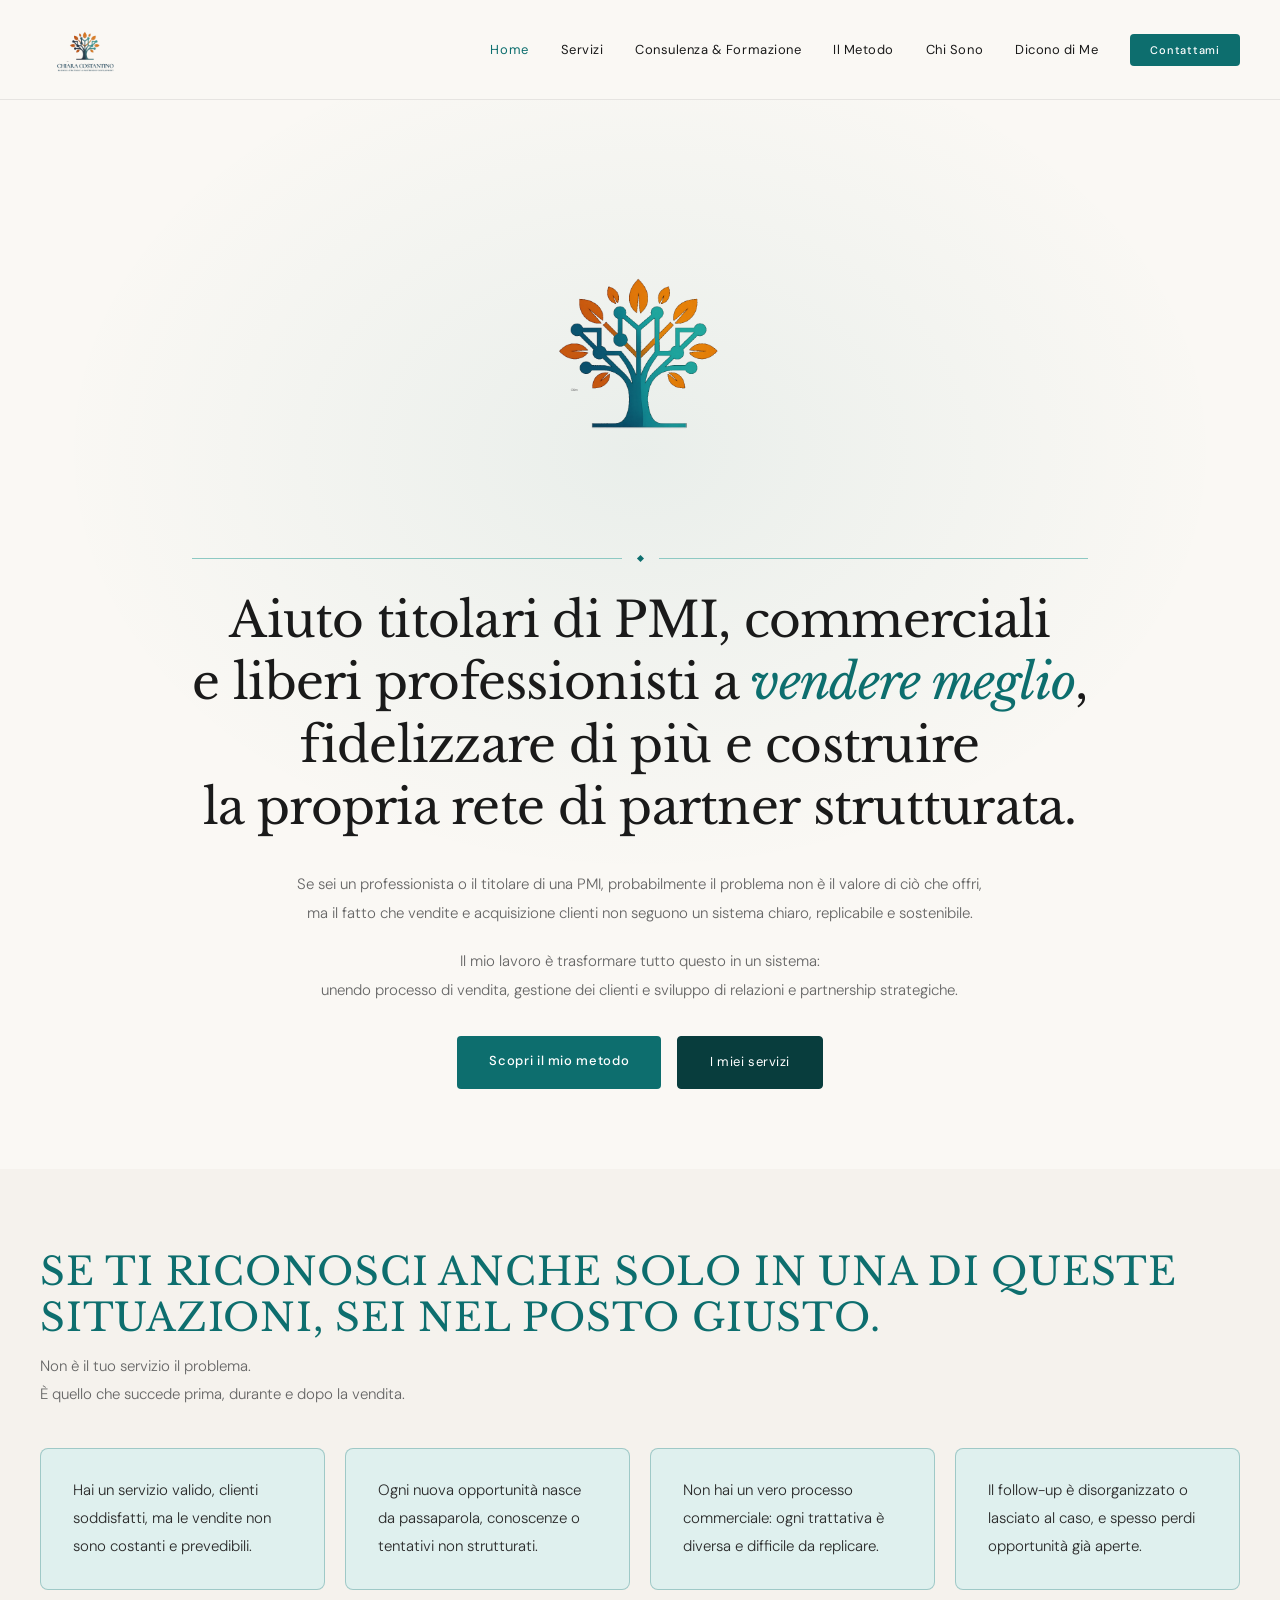
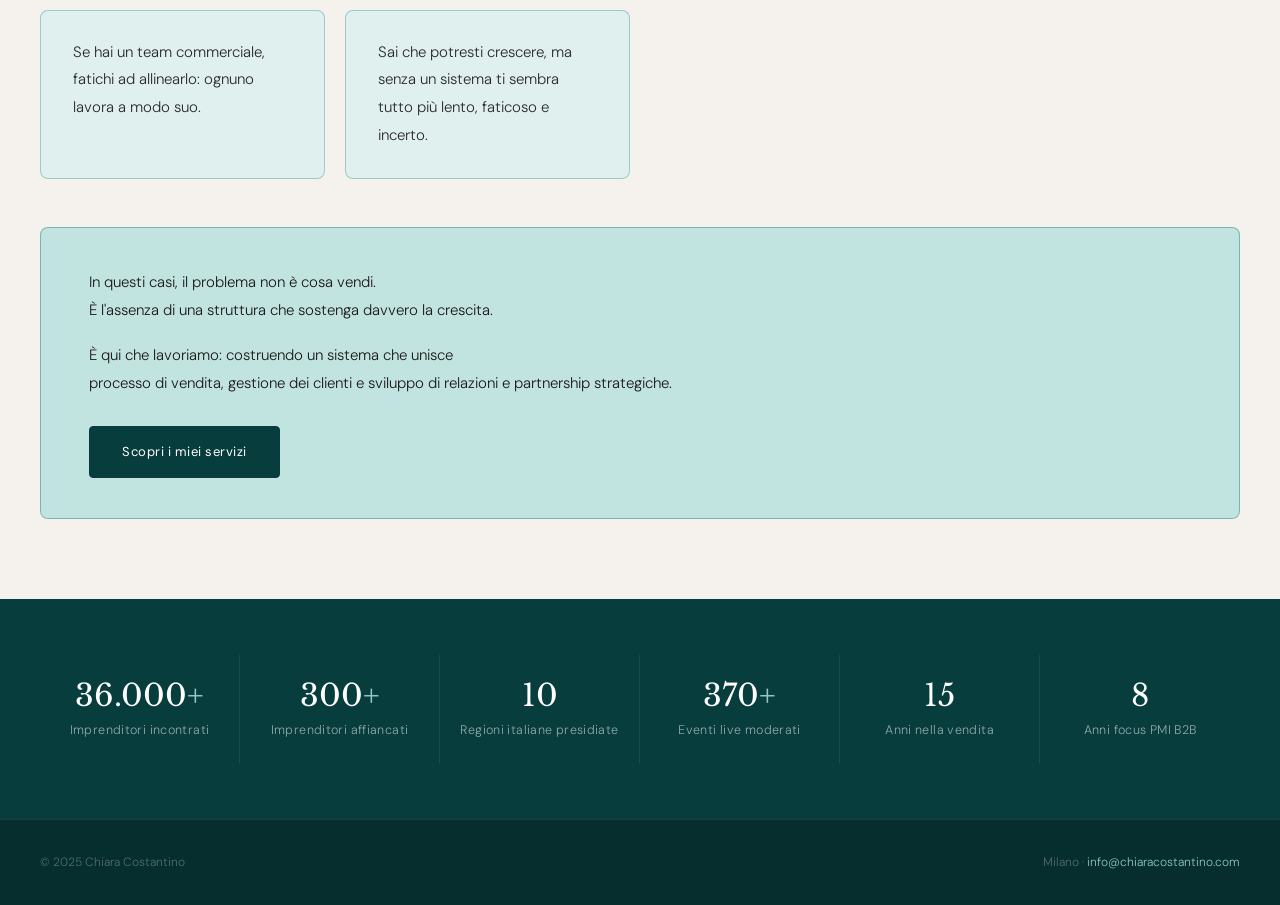
<file: index.html>
<!DOCTYPE html>
<html lang="it">

<head>
  <title>Chiara Costantino — Home</title>
  <meta charset="utf-8" />
  <meta content="width=device-width, initial-scale=1.0" name="viewport" />
  <meta
    content="Aiuto titolari di PMI, commerciali e liberi professionisti a vendere meglio, fidelizzare di più e costruire reti di partner strutturate."
    name="description" />
  <link href="https://fonts.googleapis.com" rel="preconnect" />
  <link crossorigin="" href="https://fonts.gstatic.com" rel="preconnect" />
  <link
    href="https://fonts.googleapis.com/css2?family=DM+Sans:ital,opsz,wght@0,9..40,300;0,9..40,400;0,9..40,500;1,9..40,300;1,9..40,400&amp;family=Libre+Baskerville:ital,wght@0,400;0,700;1,400&amp;display=swap"
    rel="stylesheet" />
  <link href="style.css/style.css" rel="stylesheet" />
</head>

<body>
  <nav class="navbar" id="navbar">
    <a class="nav-logo" href="index.html">
      <img alt="Chiara Costantino" src="assets/img/image-1-dbc3b743dd.png" />
    </a>
    <ul class="nav-links" id="nav-links">
      <li><a class="active" href="index.html" id="nav-home">Home</a></li>
      <li><a href="page.html/servizi.html" id="nav-servizi">Servizi</a></li>
      <li><a href="page.html/consulenza-formazione.html" id="nav-formazione">Consulenza &amp; Formazione</a></li>
      <li><a href="page.html/metodo.html" id="nav-metodo">Il Metodo</a></li>
      <li><a href="page.html/chi-sono.html" id="nav-chi-sono">Chi Sono</a></li>
      <li><a href="page.html/dicono-di-me.html" id="nav-dicono">Dicono di Me</a></li>
      <li><a class="nav-cta" href="page.html/contatti.html" id="nav-contatti">Contattami</a></li>
    </ul>
    <button aria-label="Menu" class="hamburger" id="hamburger">
      <span></span><span></span><span></span>
    </button>
  </nav>
  <div class="mobile-menu" id="mobile-menu">
    <a href="index.html">Home</a>
    <a href="page.html/servizi.html">Servizi</a>
    <a href="page.html/consulenza-formazione.html">Consulenza &amp; Formazione</a>
    <a href="page.html/metodo.html">Il Metodo</a>
    <a href="page.html/chi-sono.html">Chi Sono</a>
    <a href="page.html/dicono-di-me.html">Dicono di Me</a>
    <a class="mob-cta" href="page.html/contatti.html">Contattami</a>
  </div>
  <div class="page active page-wrap" id="page-home">
    <!-- HERO -->
    <section class="hero">
      <div class="hero-inner fade-up">
        <div class="hero-logo">
          <img alt="Chiara Costantino" src="assets/img/image-2-27080d3760.png" />
        </div>
        <div class="hero-divider">
          <div class="hero-divider-line"></div>
          <div class="hero-divider-dot"></div>
          <div class="hero-divider-line"></div>
        </div>
        <h1 class="hero-title">
          Aiuto titolari di PMI, commerciali<br />
          e liberi professionisti a <em>vendere meglio</em>,<br />
          fidelizzare di più e costruire<br />
          la propria rete di partner strutturata.
        </h1>
        <div style="margin-bottom:2rem; max-width: 100%; margin-left:auto; margin-right:auto; text-align:center;">
          <p
            style="font-size:var(--text-base); font-weight:300; color:var(--muted); line-height:1.9; margin-bottom:1.25rem;">
            Se sei un professionista o il titolare di una PMI, probabilmente il problema non è il valore di ciò che
            offri,<br />ma il fatto che vendite e acquisizione clienti non seguono un sistema chiaro, replicabile e
            sostenibile.</p>
          <p style="font-size:var(--text-base); font-weight:300; color:var(--muted); line-height:1.9;">Il mio lavoro è
            trasformare tutto questo in un sistema:<br />unendo processo di vendita, gestione dei clienti e sviluppo di
            relazioni e partnership strategiche.</p>
        </div>
        <div class="hero-cta-wrap">
          <a class="btn-primary" href="page.html/metodo.html">Scopri il mio metodo</a>
          <a class="btn-ghost" href="page.html/servizi.html"
            style="background:var(--ottanio-deep); color:var(--white); border-color:var(--ottanio-deep);">I miei
            servizi</a>
        </div>
      </div>
    </section>
    <!-- TI RICONOSCI -->
    <section style="padding: var(--sp-xl) 0; background: var(--warm);">
      <div class="container">
        <div class="section-header fade-up">
          <h2 class="sec-h2"
            style="font-size:clamp(1.6rem,3vw,2.4rem); margin-bottom:0.75rem; text-transform:uppercase; color:var(--ottanio); letter-spacing:.02em;">
            Se ti riconosci anche solo in una di queste situazioni, sei nel posto giusto.</h2>
          <p class="sec-sub" style="max-width: 100%;">Non è il tuo servizio il problema.<br />È quello che succede
            prima, durante e dopo la vendita.</p>
        </div>
        <div class="riconosci-grid fade-up">
          <div class="riconosci-card">
            <p>Hai un servizio valido, clienti soddisfatti, ma le vendite non sono costanti e prevedibili.</p>
          </div>
          <div class="riconosci-card">
            <p>Ogni nuova opportunità nasce da passaparola, conoscenze o tentativi non strutturati.</p>
          </div>
          <div class="riconosci-card">
            <p>Non hai un vero processo commerciale: ogni trattativa è diversa e difficile da replicare.</p>
          </div>
          <div class="riconosci-card">
            <p>Il follow-up è disorganizzato o lasciato al caso, e spesso perdi opportunità già aperte.</p>
          </div>
          <div class="riconosci-card">
            <p>Se hai un team commerciale, fatichi ad allinearlo: ognuno lavora a modo suo.</p>
          </div>
          <div class="riconosci-card">
            <p>Sai che potresti crescere, ma senza un sistema ti sembra tutto più lento, faticoso e incerto.</p>
          </div>
        </div>
        <div class="riconosci-cta-box fade-up">
          <p>In questi casi, il problema non è cosa vendi.<br />È l'assenza di una struttura che sostenga davvero la
            crescita.</p>
          <p style="margin-bottom:1.75rem;">È qui che lavoriamo: costruendo un sistema che unisce<br />processo di
            vendita, gestione dei clienti e sviluppo di relazioni e partnership strategiche.</p>
          <a class="btn-ghost" href="page.html/servizi.html"
            style="display:inline-block; background:var(--ottanio-deep); color:var(--white); border-color:var(--ottanio-deep);">Scopri
            i miei servizi</a>
        </div>
      </div>
    </section>
    <!-- NUMERI -->
    <div class="numbers">
      <div class="container">
        <div class="numbers-grid">
          <div class="num-item"><span class="num-big">36.000<span class="num-accent">+</span></span><span
              class="num-lbl">Imprenditori incontrati</span></div>
          <div class="num-item"><span class="num-big">300<span class="num-accent">+</span></span><span
              class="num-lbl">Imprenditori affiancati</span></div>
          <div class="num-item"><span class="num-big">10</span><span class="num-lbl">Regioni italiane presidiate</span>
          </div>
          <div class="num-item"><span class="num-big">370<span class="num-accent">+</span></span><span
              class="num-lbl">Eventi live moderati</span></div>
          <div class="num-item"><span class="num-big">15</span><span class="num-lbl">Anni nella vendita</span></div>
          <div class="num-item"><span class="num-big">8</span><span class="num-lbl">Anni focus PMI B2B</span></div>
        </div>
      </div>
    </div>
    <!-- no footer on home - numbers section acts as bottom cap -->
  </div>
  <footer>
    <div class="footer-left"><span class="footer-copy">© 2025 Chiara Costantino</span></div>
    <div class="footer-right">Milano · <a href="mailto:info@chiaracostantino.com">info@chiaracostantino.com</a></div>
  </footer>
  <script src="script.js/main.js"></script>
</body>

</html>
</file>
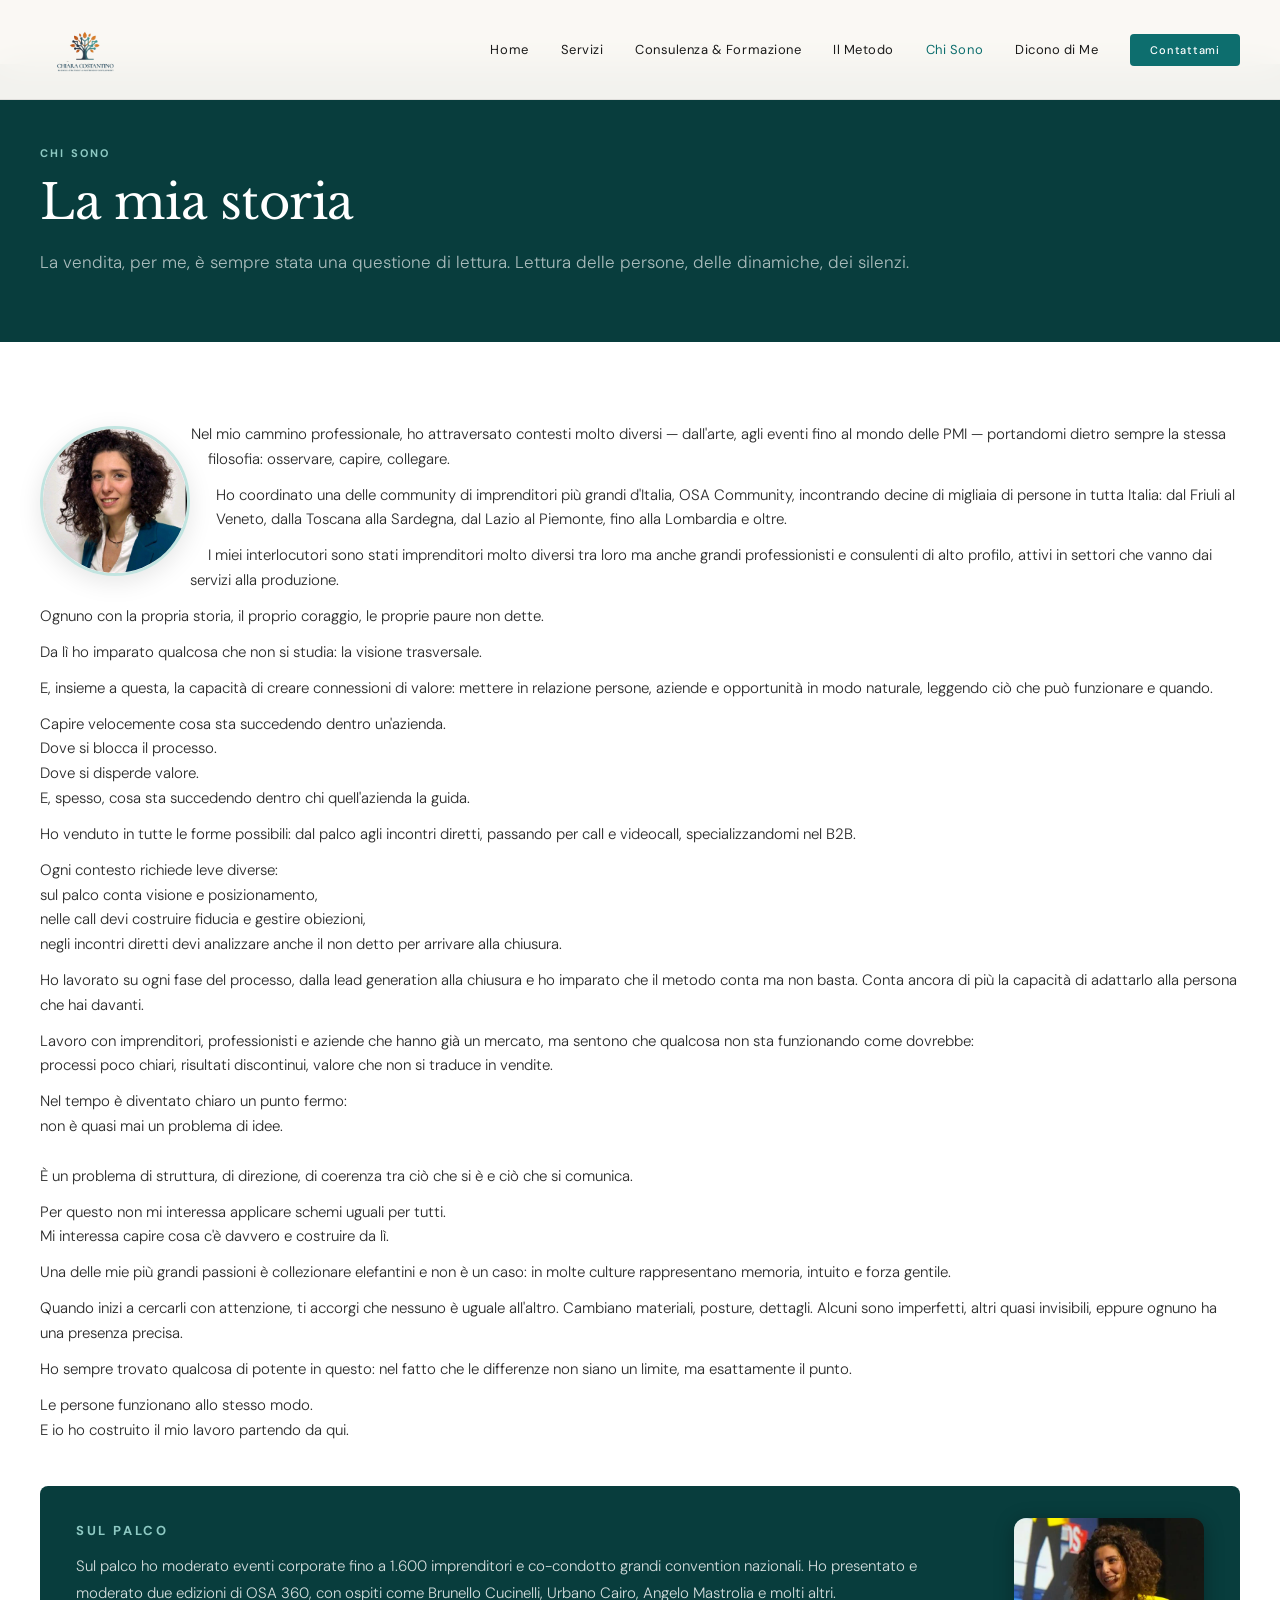
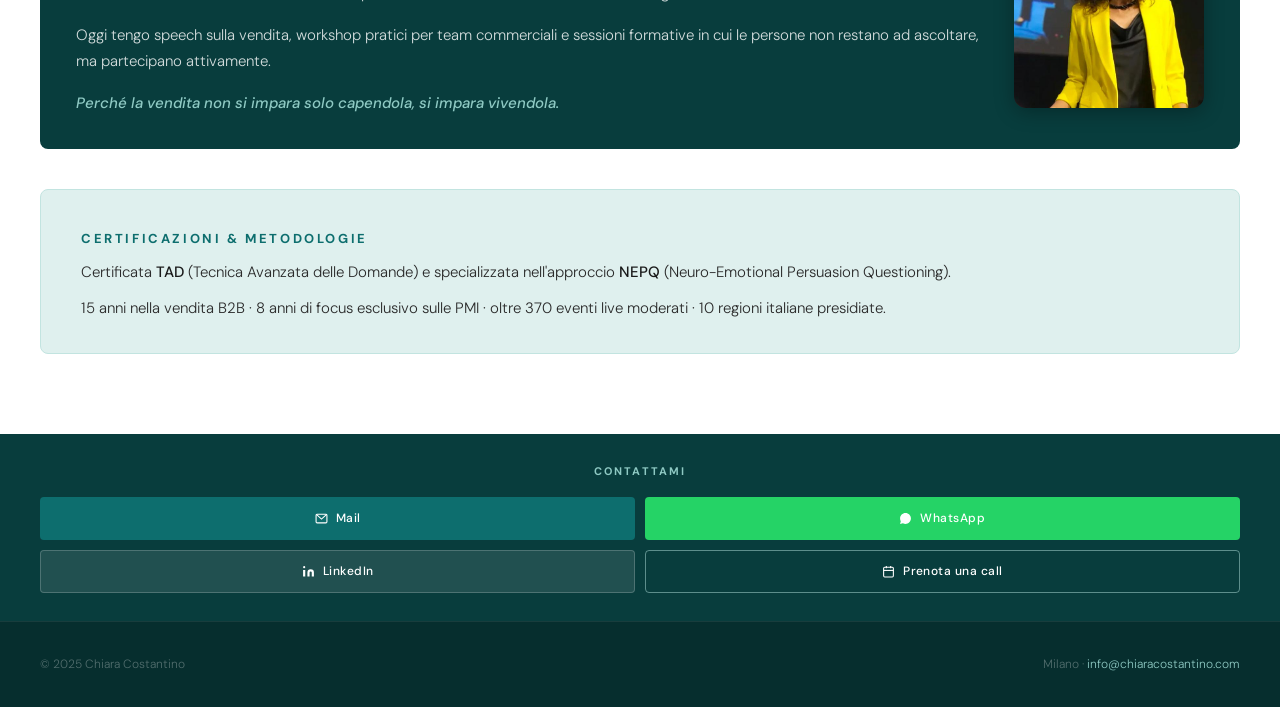
<file: page.html/chi-sono.html>
<!DOCTYPE html>
<html lang="it">

<head>
  <title>Chiara Costantino — Chi sono</title>
  <meta charset="utf-8" />
  <meta content="width=device-width, initial-scale=1.0" name="viewport" />
  <meta
    content="Aiuto titolari di PMI, commerciali e liberi professionisti a vendere meglio, fidelizzare di più e costruire reti di partner strutturate."
    name="description" />
  <link href="https://fonts.googleapis.com" rel="preconnect" />
  <link crossorigin="" href="https://fonts.gstatic.com" rel="preconnect" />
  <link
    href="https://fonts.googleapis.com/css2?family=DM+Sans:ital,opsz,wght@0,9..40,300;0,9..40,400;0,9..40,500;1,9..40,300;1,9..40,400&amp;family=Libre+Baskerville:ital,wght@0,400;0,700;1,400&amp;display=swap"
    rel="stylesheet" />
  <link href="../style.css/style.css" rel="stylesheet" />
</head>

<body>
  <nav class="navbar" id="navbar">
    <a class="nav-logo" href="../index.html">
      <img alt="Chiara Costantino" src="../assets/img/image-1-dbc3b743dd.png" />
    </a>
    <ul class="nav-links" id="nav-links">
      <li><a href="../index.html" id="nav-home">Home</a></li>
      <li><a href="servizi.html" id="nav-servizi">Servizi</a></li>
      <li><a href="consulenza-formazione.html" id="nav-formazione">Consulenza &amp; Formazione</a></li>
      <li><a href="metodo.html" id="nav-metodo">Il Metodo</a></li>
      <li><a class="active" href="chi-sono.html" id="nav-chi-sono">Chi Sono</a></li>
      <li><a href="dicono-di-me.html" id="nav-dicono">Dicono di Me</a></li>
      <li><a class="nav-cta" href="contatti.html" id="nav-contatti">Contattami</a></li>
    </ul>
    <button aria-label="Menu" class="hamburger" id="hamburger">
      <span></span><span></span><span></span>
    </button>
  </nav>
  <div class="mobile-menu" id="mobile-menu">
    <a href="../index.html">Home</a>
    <a href="servizi.html">Servizi</a>
    <a href="consulenza-formazione.html">Consulenza &amp; Formazione</a>
    <a href="metodo.html">Il Metodo</a>
    <a href="chi-sono.html">Chi Sono</a>
    <a href="dicono-di-me.html">Dicono di Me</a>
    <a class="mob-cta" href="contatti.html">Contattami</a>
  </div>
  <div class="page page-wrap active" id="page-chi-sono">
    <div class="page-hero">
      <div class="container">
        <span class="sec-eyebrow">Chi sono</span>
        <h1>La mia storia</h1>
        <p>La vendita, per me, è sempre stata una questione di lettura. Lettura delle persone, delle dinamiche, dei
          silenzi.</p>
      </div>
    </div>
    <section style="padding: var(--sp-xl) 0; background: var(--white);">
      <div class="container">
        <div class="about-editorial fade-up" style="max-width: 100%;">
          <img alt="Chiara Costantino" class="about-float-left" src="../assets/img/image-4-bea441fc49.jpg" />
          <p class="about-p">Nel mio cammino professionale, ho attraversato contesti molto diversi — dall'arte, agli
            eventi fino al mondo delle PMI — portandomi dietro sempre la stessa filosofia: osservare, capire, collegare.
          </p>
          <p class="about-p">Ho coordinato una delle community di imprenditori più grandi d'Italia, OSA Community,
            incontrando decine di migliaia di persone in tutta Italia: dal Friuli al Veneto, dalla Toscana alla
            Sardegna, dal Lazio al Piemonte, fino alla Lombardia e oltre.</p>
          <p class="about-p">I miei interlocutori sono stati imprenditori molto diversi tra loro ma anche grandi
            professionisti e consulenti di alto profilo, attivi in settori che vanno dai servizi alla produzione.</p>
          <p class="about-p">Ognuno con la propria storia, il proprio coraggio, le proprie paure non dette.</p>
          <p class="about-p">Da lì ho imparato qualcosa che non si studia: la visione trasversale.</p>
          <p class="about-p">E, insieme a questa, la capacità di creare connessioni di valore: mettere in relazione
            persone, aziende e opportunità in modo naturale, leggendo ciò che può funzionare e quando.</p>
          <p class="about-p">Capire velocemente cosa sta succedendo dentro un'azienda.<br />Dove si blocca il
            processo.<br />Dove si disperde valore.<br />E, spesso, cosa sta succedendo dentro chi quell'azienda la
            guida.</p>
          <p class="about-p">Ho venduto in tutte le forme possibili: dal palco agli incontri diretti, passando per call
            e videocall, specializzandomi nel B2B.</p>
          <p class="about-p">Ogni contesto richiede leve diverse:<br />sul palco conta visione e
            posizionamento,<br />nelle call devi costruire fiducia e gestire obiezioni,<br />negli incontri diretti devi
            analizzare anche il non detto per arrivare alla chiusura.</p>
          <p class="about-p">Ho lavorato su ogni fase del processo, dalla lead generation alla chiusura e ho imparato
            che il metodo conta ma non basta. Conta ancora di più la capacità di adattarlo alla persona che hai davanti.
          </p>
          <p class="about-p">Lavoro con imprenditori, professionisti e aziende che hanno già un mercato, ma sentono che
            qualcosa non sta funzionando come dovrebbe:<br />processi poco chiari, risultati discontinui, valore che non
            si traduce in vendite.</p>
          <p class="about-p">Nel tempo è diventato chiaro un punto fermo:<br />non è quasi mai un problema di
            idee.<br /><br />È un problema di struttura, di direzione, di coerenza tra ciò che si è e ciò che si
            comunica.</p>
          <p class="about-p">Per questo non mi interessa applicare schemi uguali per tutti.<br />Mi interessa capire
            cosa c'è davvero e costruire da lì.</p>
          <p class="about-p">Una delle mie più grandi passioni è collezionare elefantini e non è un caso: in molte
            culture rappresentano memoria, intuito e forza gentile.</p>
          <p class="about-p">Quando inizi a cercarli con attenzione, ti accorgi che nessuno è uguale all'altro. Cambiano
            materiali, posture, dettagli. Alcuni sono imperfetti, altri quasi invisibili, eppure ognuno ha una presenza
            precisa.</p>
          <p class="about-p">Ho sempre trovato qualcosa di potente in questo: nel fatto che le differenze non siano un
            limite, ma esattamente il punto.</p>
          <p class="about-p">Le persone funzionano allo stesso modo.<br />E io ho costruito il mio lavoro partendo da
            qui.</p>
          <div class="about-stage-card">
            <div><span class="palco-eyebrow-big">Sul palco</span>
              <p>Sul palco ho moderato eventi corporate fino a 1.600 imprenditori e co-condotto grandi convention
                nazionali. Ho presentato e moderato due edizioni di OSA 360, con ospiti come Brunello Cucinelli, Urbano
                Cairo, Angelo Mastrolia e molti altri.</p>
              <p>Oggi tengo speech sulla vendita, workshop pratici per team commerciali e sessioni formative in cui le
                persone non restano ad ascoltare, ma partecipano attivamente.</p>
              <p class="about-stage-note">Perché la vendita non si impara solo capendola, si impara vivendola.</p>
            </div>
            <div class="about-stage-media"><img alt="Chiara Costantino sul palco" class="about-stage-img"
                src="../assets/img/image-5-db95a9608b.jpg" /></div>
          </div>
          <div
            style="margin-top:2.5rem; background:var(--ottanio-pale); border-radius:8px; padding:2rem 2.5rem; border:1px solid var(--ottanio-light);">
            <span class="palco-eyebrow-big">Certificazioni &amp; Metodologie</span>
            <p class="about-p">Certificata <strong>TAD</strong> (Tecnica Avanzata delle Domande) e specializzata
              nell'approccio <strong>NEPQ</strong> (Neuro-Emotional Persuasion Questioning).</p>
            <p class="about-p" style="margin-bottom:0;">15 anni nella vendita B2B · 8 anni di focus esclusivo sulle PMI
              · oltre 370 eventi live moderati · 10 regioni italiane presidiate.</p>
          </div>
        </div>
      </div>
    </section>
    <!-- Contact Band -->
    <div class="contact-band">
      <span class="contact-band-label">Contattami</span>
      <div class="contact-band-btns">
        <a class="btn-contact btn-mail" href="mailto:info@chiaracostantino.com">
          <svg fill="none" height="13" stroke="currentColor" stroke-width="2" viewbox="0 0 24 24" width="13">
            <rect height="16" rx="2" width="20" x="2" y="4"></rect>
            <polyline points="2,4 12,13 22,4"></polyline>
          </svg>
          Mail
        </a>
        <a class="btn-contact btn-wa" href="https://wa.me/393518696351" target="_blank">
          <svg fill="currentColor" height="13" viewbox="0 0 24 24" width="13">
            <path
              d="M17.472 14.382c-.297-.149-1.758-.867-2.03-.967-.273-.099-.471-.148-.67.15-.197.297-.767.966-.94 1.164-.173.199-.347.223-.644.075-.297-.15-1.255-.463-2.39-1.475-.883-.788-1.48-1.761-1.653-2.059-.173-.297-.018-.458.13-.606.134-.133.298-.347.446-.52.149-.174.198-.298.298-.497.099-.198.05-.371-.025-.52-.075-.149-.669-1.612-.916-2.207-.242-.579-.487-.5-.669-.51-.173-.008-.371-.01-.57-.01-.198 0-.52.074-.792.372-.272.297-1.04 1.016-1.04 2.479 0 1.462 1.065 2.875 1.213 3.074.149.198 2.096 3.2 5.077 4.487.709.306 1.262.489 1.694.625.712.227 1.36.195 1.871.118.571-.085 1.758-.719 2.006-1.413.248-.694.248-1.289.173-1.413-.074-.124-.272-.198-.57-.347z">
            </path>
            <path
              d="M12.004 2.003c-5.514 0-9.997 4.484-9.997 9.997 0 1.762.46 3.417 1.268 4.855L2 22l5.233-1.253A9.953 9.953 0 0012.004 22c5.514 0 9.997-4.484 9.997-9.997s-4.483-9.997-9.997-10z">
            </path>
          </svg>
          WhatsApp
        </a>
        <a class="btn-contact btn-li" href="https://www.linkedin.com/in/chiara-costantino22/" target="_blank">
          <svg fill="currentColor" height="13" viewbox="0 0 24 24" width="13">
            <path d="M16 8a6 6 0 016 6v7h-4v-7a2 2 0 00-2-2 2 2 0 00-2 2v7h-4v-7a6 6 0 016-6zM2 9h4v12H2z"></path>
            <circle cx="4" cy="4" r="2"></circle>
          </svg>
          LinkedIn
        </a>
        <a class="btn-contact btn-cal" href="https://cal.com/chiara-costantino" target="_blank">
          <svg fill="none" height="13" stroke="currentColor" stroke-width="2" viewbox="0 0 24 24" width="13">
            <rect height="18" rx="2" width="18" x="3" y="4"></rect>
            <line x1="16" x2="16" y1="2" y2="6"></line>
            <line x1="8" x2="8" y1="2" y2="6"></line>
            <line x1="3" x2="21" y1="10" y2="10"></line>
          </svg>
          Prenota una call
        </a>
      </div>
    </div>
  </div>
  <footer>
    <div class="footer-left"><span class="footer-copy">© 2025 Chiara Costantino</span></div>
    <div class="footer-right">Milano · <a href="mailto:info@chiaracostantino.com">info@chiaracostantino.com</a></div>
  </footer>
  <script src="../script.js/main.js"></script>
</body>

</html>
</file>
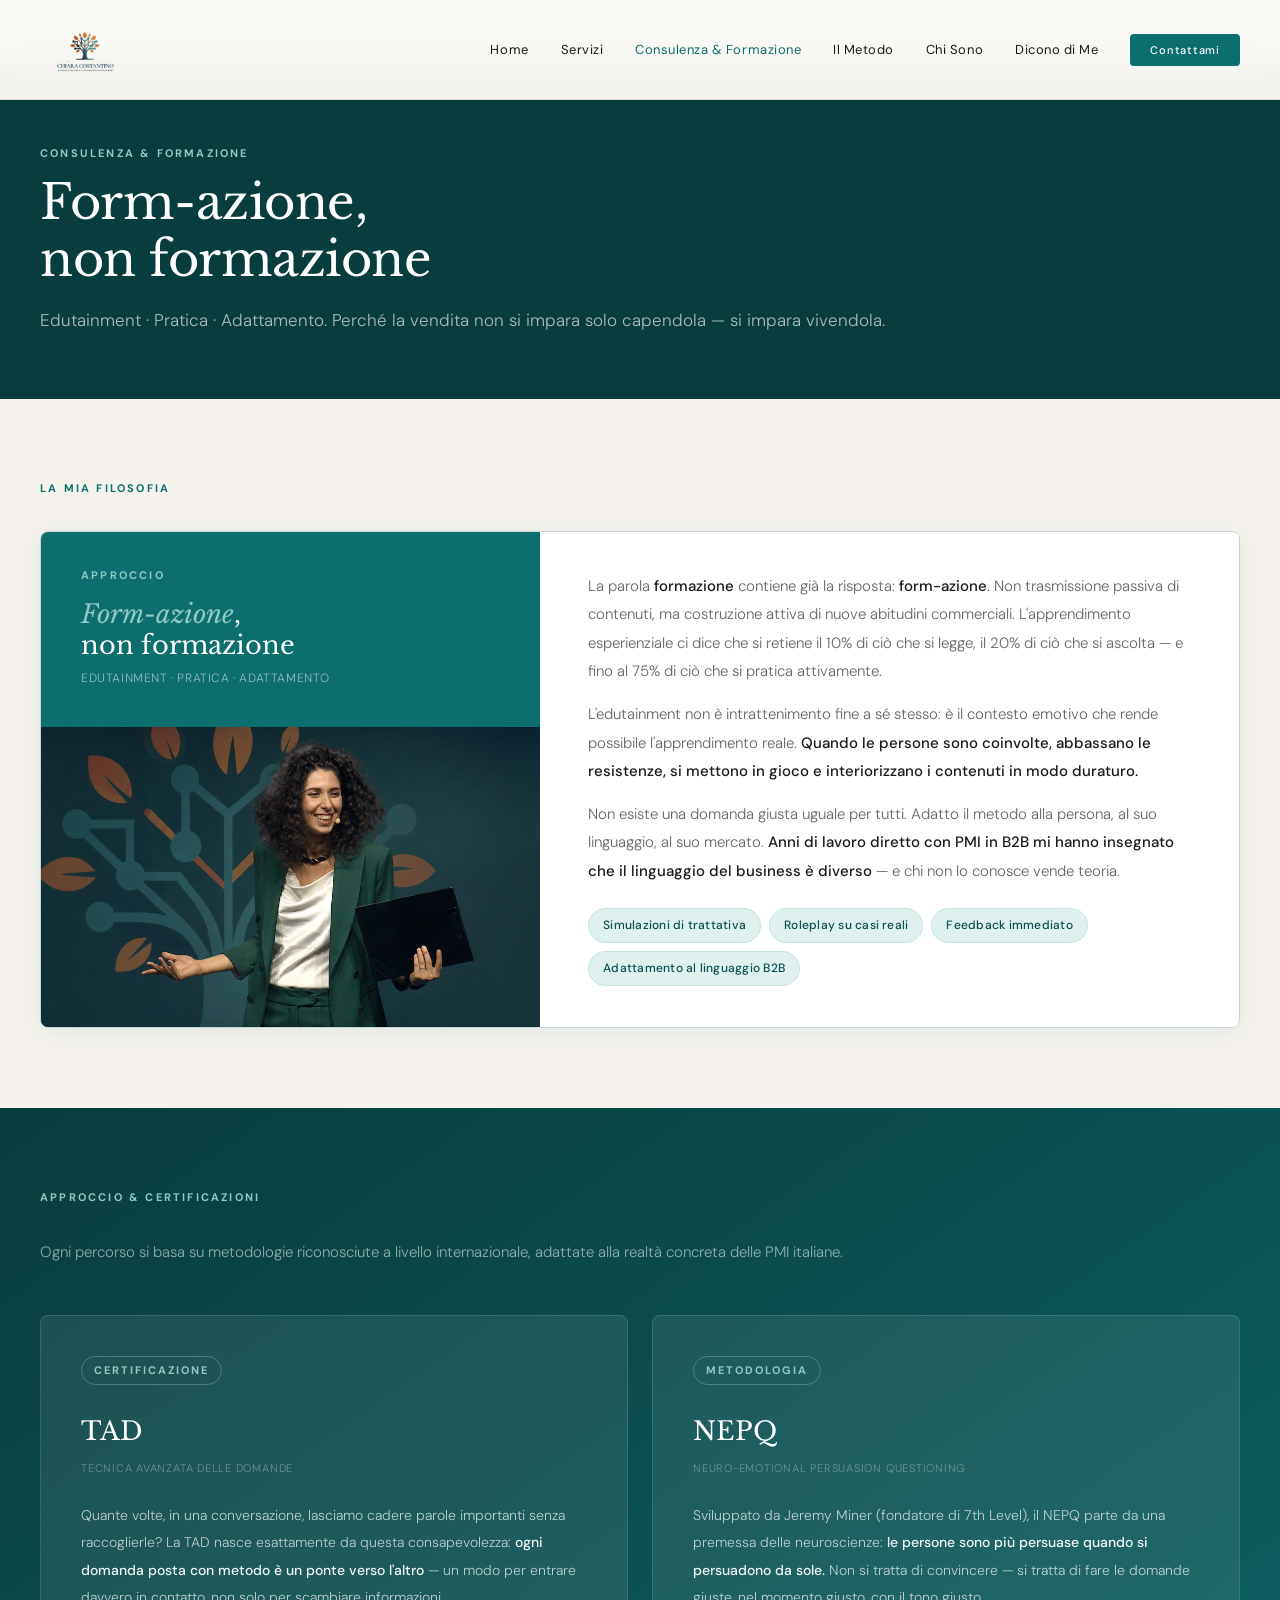
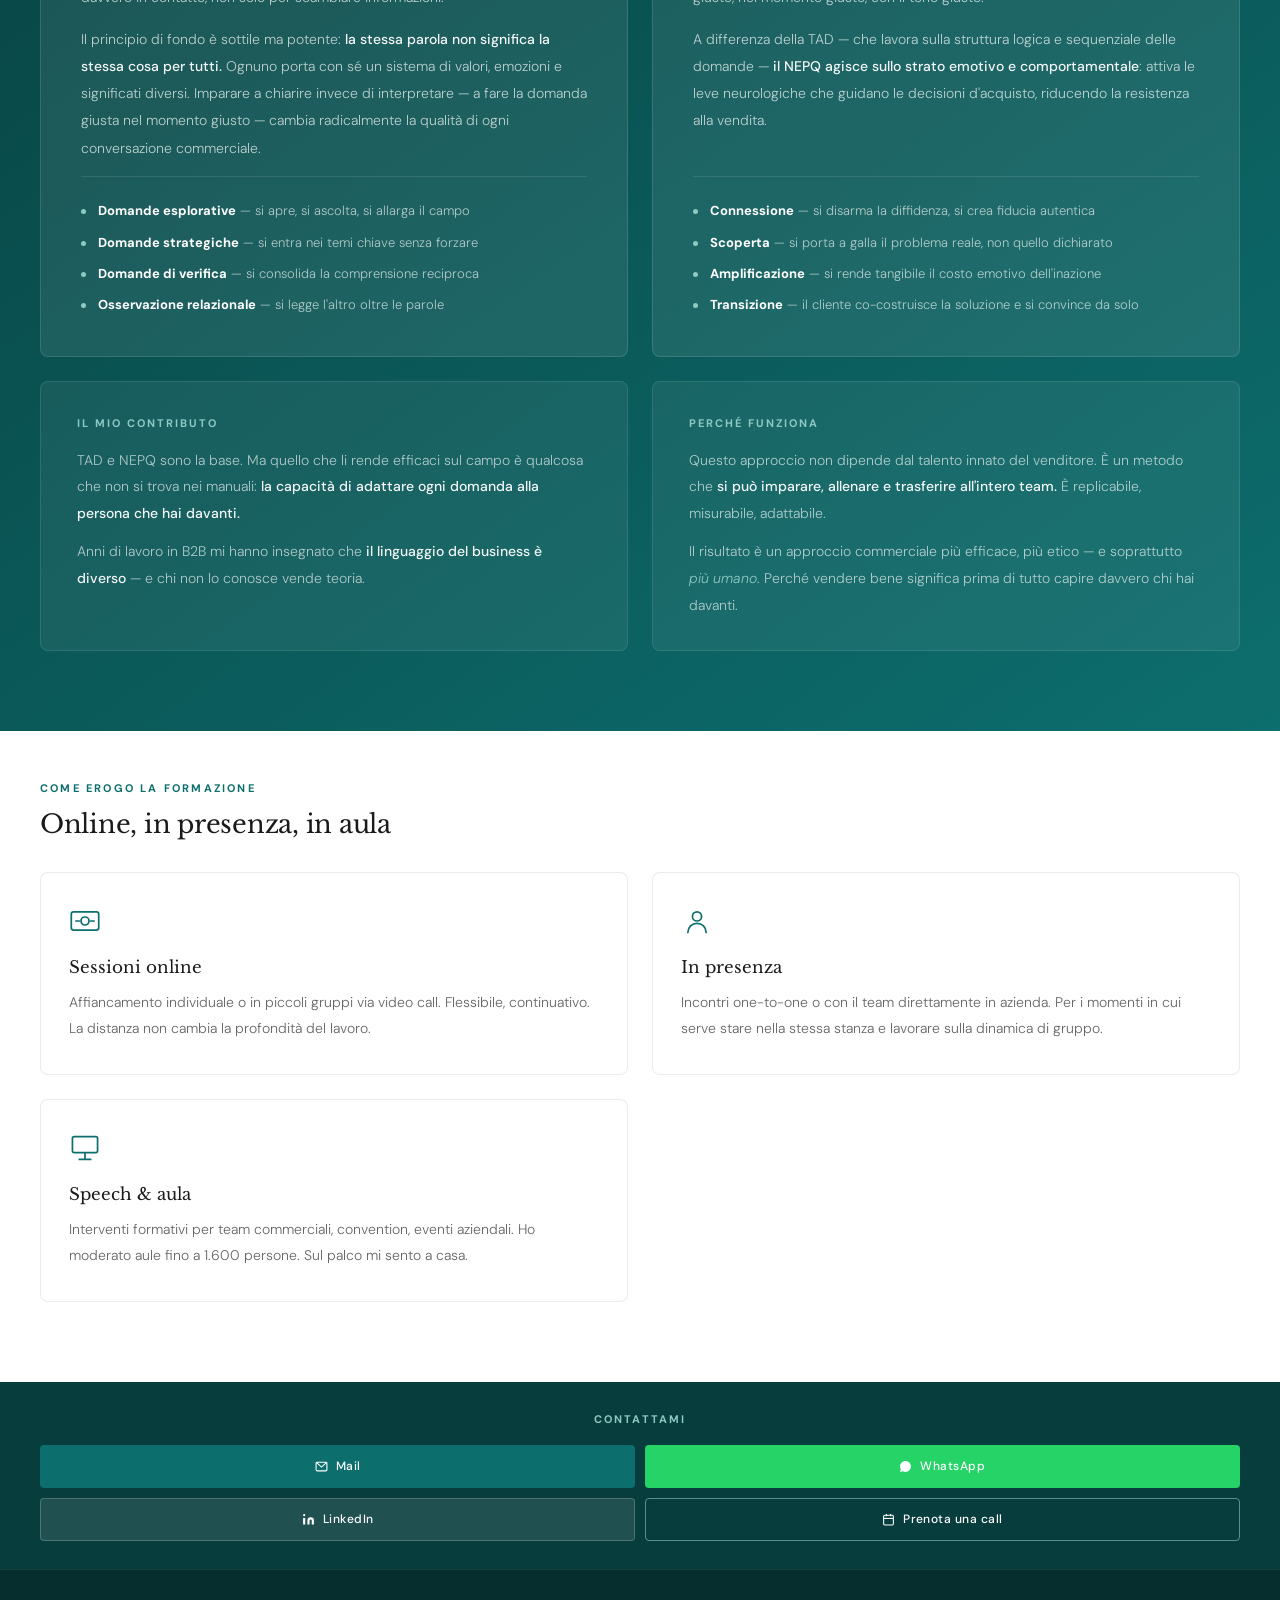
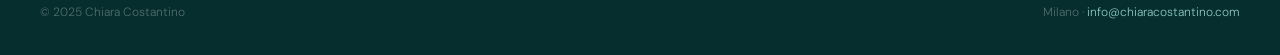
<file: page.html/consulenza-formazione.html>
<!DOCTYPE html>
<html lang="it">

<head>
  <title>Chiara Costantino — Consulenza & Formazione</title>
  <meta charset="utf-8" />
  <meta content="width=device-width, initial-scale=1.0" name="viewport" />
  <meta
    content="Aiuto titolari di PMI, commerciali e liberi professionisti a vendere meglio, fidelizzare di più e costruire reti di partner strutturate."
    name="description" />
  <link href="https://fonts.googleapis.com" rel="preconnect" />
  <link crossorigin="" href="https://fonts.gstatic.com" rel="preconnect" />
  <link
    href="https://fonts.googleapis.com/css2?family=DM+Sans:ital,opsz,wght@0,9..40,300;0,9..40,400;0,9..40,500;1,9..40,300;1,9..40,400&amp;family=Libre+Baskerville:ital,wght@0,400;0,700;1,400&amp;display=swap"
    rel="stylesheet" />
  <link href="../style.css/style.css" rel="stylesheet" />
</head>

<body>
  <nav class="navbar" id="navbar">
    <a class="nav-logo" href="../index.html">
      <img alt="Chiara Costantino" src="../assets/img/image-1-dbc3b743dd.png" />
    </a>
    <ul class="nav-links" id="nav-links">
      <li><a href="../index.html" id="nav-home">Home</a></li>
      <li><a href="servizi.html" id="nav-servizi">Servizi</a></li>
      <li><a class="active" href="consulenza-formazione.html" id="nav-formazione">Consulenza &amp; Formazione</a></li>
      <li><a href="metodo.html" id="nav-metodo">Il Metodo</a></li>
      <li><a href="chi-sono.html" id="nav-chi-sono">Chi Sono</a></li>
      <li><a href="dicono-di-me.html" id="nav-dicono">Dicono di Me</a></li>
      <li><a class="nav-cta" href="contatti.html" id="nav-contatti">Contattami</a></li>
    </ul>
    <button aria-label="Menu" class="hamburger" id="hamburger">
      <span></span><span></span><span></span>
    </button>
  </nav>
  <div class="mobile-menu" id="mobile-menu">
    <a href="../index.html">Home</a>
    <a href="servizi.html">Servizi</a>
    <a href="consulenza-formazione.html">Consulenza &amp; Formazione</a>
    <a href="metodo.html">Il Metodo</a>
    <a href="chi-sono.html">Chi Sono</a>
    <a href="dicono-di-me.html">Dicono di Me</a>
    <a class="mob-cta" href="contatti.html">Contattami</a>
  </div>
  <div class="page page-wrap active" id="page-formazione">
    <div class="page-hero">
      <div class="container">
        <span class="sec-eyebrow">Consulenza &amp; Formazione</span>
        <h1>Form-azione,<br />non formazione</h1>
        <p>Edutainment · Pratica · Adattamento. Perché la vendita non si impara solo capendola — si impara vivendola.
        </p>
      </div>
    </div>
    <!-- FILOSOFIA -->
    <section style="padding: var(--sp-xl) 0; background:var(--warm);">
      <div class="container">
        <div class="section-header fade-up">
          <span class="sec-eyebrow">La mia filosofia</span>
        </div>
        <div class="edu-block fade-up">
          <div class="edu-inner">
            <div class="edu-accent">
              <p class="edu-accent-eyebrow">Approccio</p>
              <p class="edu-accent-title"><em>Form-azione</em>,<br />non formazione</p>
              <p class="edu-accent-sub">Edutainment · Pratica · Adattamento</p>
              <div class="edu-accent-photo-wrap">
                <img alt="Chiara Costantino durante uno speech" class="edu-accent-photo"
                  src="../assets/img/image-3-89fb2035c7.png" />
              </div>
            </div>
            <div class="edu-body">
              <p class="edu-body-p">La parola <strong>formazione</strong> contiene già la risposta:
                <strong>form-azione</strong>. Non trasmissione passiva di contenuti, ma costruzione attiva di nuove
                abitudini commerciali. L'apprendimento esperienziale ci dice che si retiene il 10% di ciò che si legge,
                il 20% di ciò che si ascolta — e fino al 75% di ciò che si pratica attivamente.</p>
              <p class="edu-body-p">L'edutainment non è intrattenimento fine a sé stesso: è il contesto emotivo che
                rende possibile l'apprendimento reale. <strong>Quando le persone sono coinvolte, abbassano le
                  resistenze, si mettono in gioco e interiorizzano i contenuti in modo duraturo.</strong></p>
              <p class="edu-body-p">Non esiste una domanda giusta uguale per tutti. Adatto il metodo alla persona, al
                suo linguaggio, al suo mercato. <strong>Anni di lavoro diretto con PMI in B2B mi hanno insegnato che il
                  linguaggio del business è diverso</strong> — e chi non lo conosce vende teoria.</p>
              <div class="edu-pillars">
                <span class="edu-pill">Simulazioni di trattativa</span>
                <span class="edu-pill">Roleplay su casi reali</span>
                <span class="edu-pill">Feedback immediato</span>
                <span class="edu-pill">Adattamento al linguaggio B2B</span>
              </div>
            </div>
          </div>
        </div>
      </div>
    </section>
    <!-- METODOLOGIE -->
    <section class="metodologie">
      <div class="container">
        <div class="section-header fade-up">
          <span class="sec-eyebrow">Approccio &amp; Certificazioni</span>
        </div>
        <p class="sec-sub" style="color:rgba(255,255,255,.55);margin-bottom:3rem;">Ogni percorso si basa su metodologie
          riconosciute a livello internazionale, adattate alla realtà concreta delle PMI italiane.</p>
        <div class="met-grid fade-up">
          <div class="met-card">
            <span class="met-card-tag">Certificazione</span>
            <p class="met-card-title">TAD</p>
            <p class="met-card-subtitle">Tecnica Avanzata delle Domande</p>
            <p class="met-card-p">Quante volte, in una conversazione, lasciamo cadere parole importanti senza
              raccoglierle? La TAD nasce esattamente da questa consapevolezza: <strong>ogni domanda posta con metodo è
                un ponte verso l'altro</strong> — un modo per entrare davvero in contatto, non solo per scambiare
              informazioni.</p>
            <p class="met-card-p">Il principio di fondo è sottile ma potente: <strong>la stessa parola non significa la
                stessa cosa per tutti.</strong> Ognuno porta con sé un sistema di valori, emozioni e significati
              diversi. Imparare a chiarire invece di interpretare — a fare la domanda giusta nel momento giusto — cambia
              radicalmente la qualità di ogni conversazione commerciale.</p>
            <div class="met-pillars">
              <div class="met-pillar">
                <div class="met-pillar-dot"></div><span><strong>Domande esplorative</strong> — si apre, si ascolta, si
                  allarga il campo</span>
              </div>
              <div class="met-pillar">
                <div class="met-pillar-dot"></div><span><strong>Domande strategiche</strong> — si entra nei temi chiave
                  senza forzare</span>
              </div>
              <div class="met-pillar">
                <div class="met-pillar-dot"></div><span><strong>Domande di verifica</strong> — si consolida la
                  comprensione reciproca</span>
              </div>
              <div class="met-pillar">
                <div class="met-pillar-dot"></div><span><strong>Osservazione relazionale</strong> — si legge l'altro
                  oltre le parole</span>
              </div>
            </div>
          </div>
          <div class="met-card">
            <span class="met-card-tag">Metodologia</span>
            <p class="met-card-title">NEPQ</p>
            <p class="met-card-subtitle">Neuro-Emotional Persuasion Questioning</p>
            <p class="met-card-p">Sviluppato da Jeremy Miner (fondatore di 7th Level), il NEPQ parte da una premessa
              delle neuroscienze: <strong>le persone sono più persuase quando si persuadono da sole.</strong> Non si
              tratta di convincere — si tratta di fare le domande giuste, nel momento giusto, con il tono giusto.</p>
            <p class="met-card-p">A differenza della TAD — che lavora sulla struttura logica e sequenziale delle domande
              — <strong>il NEPQ agisce sullo strato emotivo e comportamentale</strong>: attiva le leve neurologiche che
              guidano le decisioni d'acquisto, riducendo la resistenza alla vendita.</p>
            <div class="met-pillars">
              <div class="met-pillar">
                <div class="met-pillar-dot"></div><span><strong>Connessione</strong> — si disarma la diffidenza, si crea
                  fiducia autentica</span>
              </div>
              <div class="met-pillar">
                <div class="met-pillar-dot"></div><span><strong>Scoperta</strong> — si porta a galla il problema reale,
                  non quello dichiarato</span>
              </div>
              <div class="met-pillar">
                <div class="met-pillar-dot"></div><span><strong>Amplificazione</strong> — si rende tangibile il costo
                  emotivo dell'inazione</span>
              </div>
              <div class="met-pillar">
                <div class="met-pillar-dot"></div><span><strong>Transizione</strong> — il cliente co-costruisce la
                  soluzione e si convince da solo</span>
              </div>
            </div>
          </div>
        </div>
        <div class="met-contributo fade-up">
          <div class="met-contrib-card">
            <span class="met-contrib-label">Il mio contributo</span>
            <p class="met-contrib-p">TAD e NEPQ sono la base. Ma quello che li rende efficaci sul campo è qualcosa che
              non si trova nei manuali: <strong>la capacità di adattare ogni domanda alla persona che hai
                davanti.</strong></p>
            <p class="met-contrib-p">Anni di lavoro in B2B mi hanno insegnato che <strong>il linguaggio del business è
                diverso</strong> — e chi non lo conosce vende teoria.</p>
          </div>
          <div class="met-contrib-card">
            <span class="met-contrib-label">Perché funziona</span>
            <p class="met-contrib-p">Questo approccio non dipende dal talento innato del venditore. È un metodo che
              <strong>si può imparare, allenare e trasferire all'intero team.</strong> È replicabile, misurabile,
              adattabile.</p>
            <p class="met-contrib-p">Il risultato è un approccio commerciale più efficace, più etico — e soprattutto
              <em>più umano</em>. Perché vendere bene significa prima di tutto capire davvero chi hai davanti.</p>
          </div>
        </div>
      </div>
    </section>
    <!-- COME EROGO -->
    <section style="padding: var(--sp-lg) 0 var(--sp-xl) 0; background: var(--white);">
      <div class="container">
        <div class="section-header fade-up">
          <span class="sec-eyebrow">Come erogo la formazione</span>
          <p class="sec-eyebrow-title">Online, in presenza, in aula</p>
        </div>
        <div class="formati-grid fade-up">
          <div class="fmt-cell">
            <div class="fmt-icon"><svg fill="none" viewbox="0 0 28 28">
                <rect height="16" rx="2" stroke="#0d6e6e" stroke-width="1.5" width="24" x="2" y="6"></rect>
                <circle cx="14" cy="14" r="3.5" stroke="#0d6e6e" stroke-width="1.5"></circle>
                <line stroke="#0d6e6e" stroke-linecap="round" stroke-width="1.5" x1="9" x2="6" y1="14" y2="14"></line>
                <line stroke="#0d6e6e" stroke-linecap="round" stroke-width="1.5" x1="22" x2="19" y1="14" y2="14"></line>
              </svg></div>
            <p class="fmt-title">Sessioni online</p>
            <p class="fmt-desc">Affiancamento individuale o in piccoli gruppi via video call. Flessibile, continuativo.
              La distanza non cambia la profondità del lavoro.</p>
          </div>
          <div class="fmt-cell">
            <div class="fmt-icon"><svg fill="none" viewbox="0 0 28 28">
                <circle cx="14" cy="10" r="4" stroke="#0d6e6e" stroke-width="1.5"></circle>
                <path d="M6 24c0-4.418 3.582-8 8-8s8 3.582 8 8" stroke="#0d6e6e" stroke-linecap="round"
                  stroke-width="1.5"></path>
              </svg></div>
            <p class="fmt-title">In presenza</p>
            <p class="fmt-desc">Incontri one-to-one o con il team direttamente in azienda. Per i momenti in cui serve
              stare nella stessa stanza e lavorare sulla dinamica di gruppo.</p>
          </div>
          <div class="fmt-cell">
            <div class="fmt-icon"><svg fill="none" viewbox="0 0 28 28">
                <rect height="14" rx="1.5" stroke="#0d6e6e" stroke-width="1.5" width="22" x="3" y="4"></rect>
                <line stroke="#0d6e6e" stroke-width="1.5" x1="14" x2="14" y1="18" y2="24"></line>
                <line stroke="#0d6e6e" stroke-linecap="round" stroke-width="1.5" x1="9" x2="19" y1="24" y2="24"></line>
              </svg></div>
            <p class="fmt-title">Speech &amp; aula</p>
            <p class="fmt-desc">Interventi formativi per team commerciali, convention, eventi aziendali. Ho moderato
              aule fino a 1.600 persone. Sul palco mi sento a casa.</p>
          </div>
        </div>
      </div>
    </section>
    <!-- Contact Band -->
    <div class="contact-band">
      <span class="contact-band-label">Contattami</span>
      <div class="contact-band-btns">
        <a class="btn-contact btn-mail" href="mailto:info@chiaracostantino.com">
          <svg fill="none" height="13" stroke="currentColor" stroke-width="2" viewbox="0 0 24 24" width="13">
            <rect height="16" rx="2" width="20" x="2" y="4"></rect>
            <polyline points="2,4 12,13 22,4"></polyline>
          </svg>
          Mail
        </a>
        <a class="btn-contact btn-wa" href="https://wa.me/393518696351" target="_blank">
          <svg fill="currentColor" height="13" viewbox="0 0 24 24" width="13">
            <path
              d="M17.472 14.382c-.297-.149-1.758-.867-2.03-.967-.273-.099-.471-.148-.67.15-.197.297-.767.966-.94 1.164-.173.199-.347.223-.644.075-.297-.15-1.255-.463-2.39-1.475-.883-.788-1.48-1.761-1.653-2.059-.173-.297-.018-.458.13-.606.134-.133.298-.347.446-.52.149-.174.198-.298.298-.497.099-.198.05-.371-.025-.52-.075-.149-.669-1.612-.916-2.207-.242-.579-.487-.5-.669-.51-.173-.008-.371-.01-.57-.01-.198 0-.52.074-.792.372-.272.297-1.04 1.016-1.04 2.479 0 1.462 1.065 2.875 1.213 3.074.149.198 2.096 3.2 5.077 4.487.709.306 1.262.489 1.694.625.712.227 1.36.195 1.871.118.571-.085 1.758-.719 2.006-1.413.248-.694.248-1.289.173-1.413-.074-.124-.272-.198-.57-.347z">
            </path>
            <path
              d="M12.004 2.003c-5.514 0-9.997 4.484-9.997 9.997 0 1.762.46 3.417 1.268 4.855L2 22l5.233-1.253A9.953 9.953 0 0012.004 22c5.514 0 9.997-4.484 9.997-9.997s-4.483-9.997-9.997-10z">
            </path>
          </svg>
          WhatsApp
        </a>
        <a class="btn-contact btn-li" href="https://www.linkedin.com/in/chiara-costantino22/" target="_blank">
          <svg fill="currentColor" height="13" viewbox="0 0 24 24" width="13">
            <path d="M16 8a6 6 0 016 6v7h-4v-7a2 2 0 00-2-2 2 2 0 00-2 2v7h-4v-7a6 6 0 016-6zM2 9h4v12H2z"></path>
            <circle cx="4" cy="4" r="2"></circle>
          </svg>
          LinkedIn
        </a>
        <a class="btn-contact btn-cal" href="https://cal.com/chiara-costantino" target="_blank">
          <svg fill="none" height="13" stroke="currentColor" stroke-width="2" viewbox="0 0 24 24" width="13">
            <rect height="18" rx="2" width="18" x="3" y="4"></rect>
            <line x1="16" x2="16" y1="2" y2="6"></line>
            <line x1="8" x2="8" y1="2" y2="6"></line>
            <line x1="3" x2="21" y1="10" y2="10"></line>
          </svg>
          Prenota una call
        </a>
      </div>
    </div>
  </div>
  <footer>
    <div class="footer-left"><span class="footer-copy">© 2025 Chiara Costantino</span></div>
    <div class="footer-right">Milano · <a href="mailto:info@chiaracostantino.com">info@chiaracostantino.com</a></div>
  </footer>
  <script src="../script.js/main.js"></script>
</body>

</html>
</file>
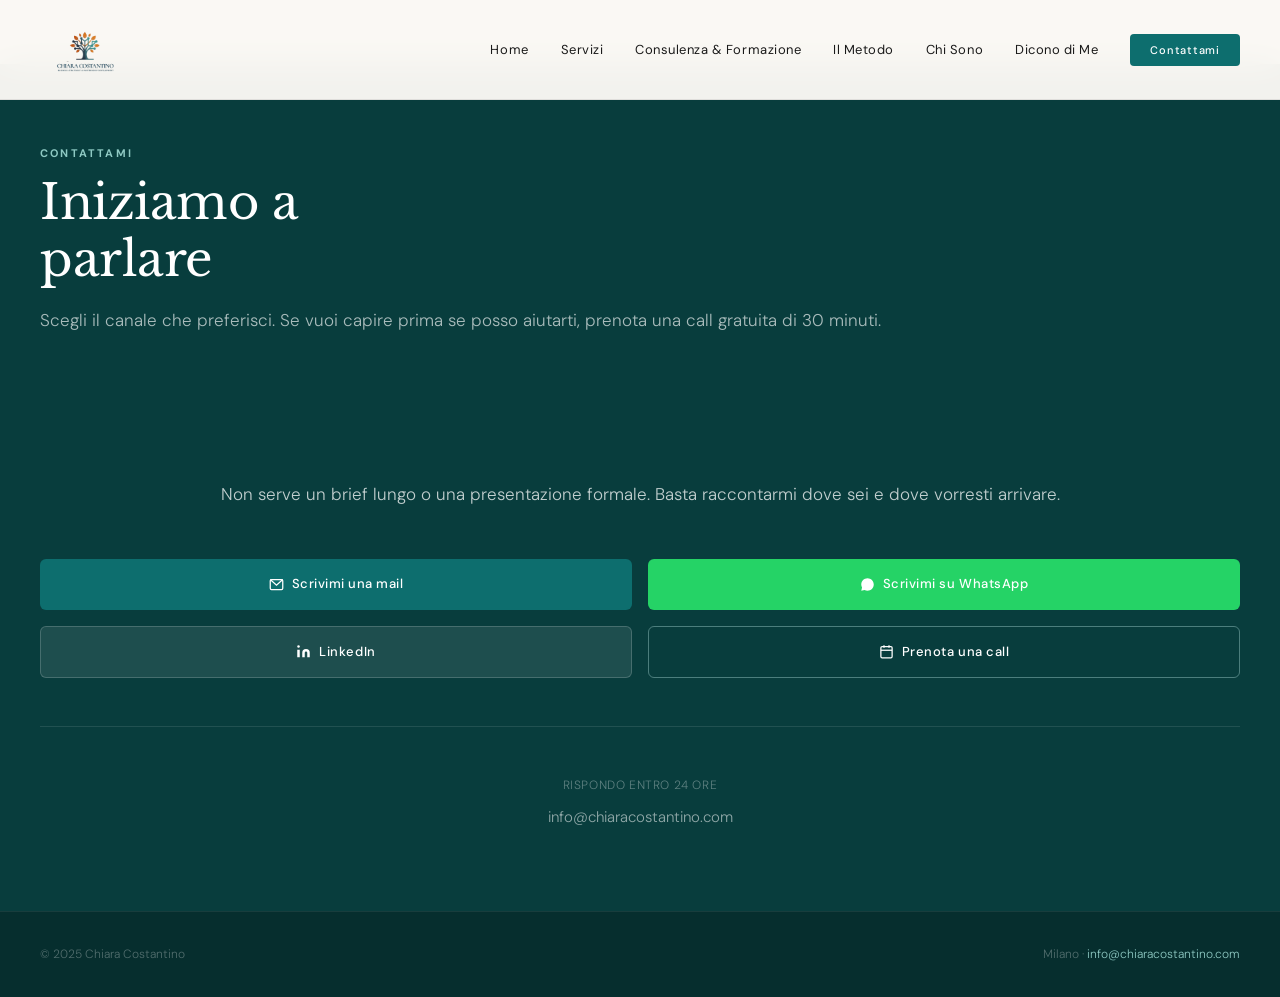
<file: page.html/contatti.html>
<!DOCTYPE html>
<html lang="it">

<head>
  <title>Chiara Costantino — Contatti</title>
  <meta charset="utf-8" />
  <meta content="width=device-width, initial-scale=1.0" name="viewport" />
  <meta
    content="Aiuto titolari di PMI, commerciali e liberi professionisti a vendere meglio, fidelizzare di più e costruire reti di partner strutturate."
    name="description" />
  <link href="https://fonts.googleapis.com" rel="preconnect" />
  <link crossorigin="" href="https://fonts.gstatic.com" rel="preconnect" />
  <link
    href="https://fonts.googleapis.com/css2?family=DM+Sans:ital,opsz,wght@0,9..40,300;0,9..40,400;0,9..40,500;1,9..40,300;1,9..40,400&amp;family=Libre+Baskerville:ital,wght@0,400;0,700;1,400&amp;display=swap"
    rel="stylesheet" />
  <link href="../style.css/style.css" rel="stylesheet" />
</head>

<body>
  <nav class="navbar" id="navbar">
    <a class="nav-logo" href="../index.html">
      <img alt="Chiara Costantino" src="../assets/img/image-1-dbc3b743dd.png" />
    </a>
    <ul class="nav-links" id="nav-links">
      <li><a href="../index.html" id="nav-home">Home</a></li>
      <li><a href="servizi.html" id="nav-servizi">Servizi</a></li>
      <li><a href="consulenza-formazione.html" id="nav-formazione">Consulenza &amp; Formazione</a></li>
      <li><a href="metodo.html" id="nav-metodo">Il Metodo</a></li>
      <li><a href="chi-sono.html" id="nav-chi-sono">Chi Sono</a></li>
      <li><a href="dicono-di-me.html" id="nav-dicono">Dicono di Me</a></li>
      <li><a class="nav-cta active" href="contatti.html" id="nav-contatti">Contattami</a></li>
    </ul>
    <button aria-label="Menu" class="hamburger" id="hamburger">
      <span></span><span></span><span></span>
    </button>
  </nav>
  <div class="mobile-menu" id="mobile-menu">
    <a href="../index.html">Home</a>
    <a href="servizi.html">Servizi</a>
    <a href="consulenza-formazione.html">Consulenza &amp; Formazione</a>
    <a href="metodo.html">Il Metodo</a>
    <a href="chi-sono.html">Chi Sono</a>
    <a href="dicono-di-me.html">Dicono di Me</a>
    <a class="mob-cta" href="contatti.html">Contattami</a>
  </div>
  <div class="page page-wrap active" id="page-contatti">
    <div class="page-hero">
      <div class="container">
        <span class="sec-eyebrow">Contattami</span>
        <h1>Iniziamo a<br />parlare</h1>
        <p>Scegli il canale che preferisci. Se vuoi capire prima se posso aiutarti, prenota una call gratuita di 30
          minuti.</p>
      </div>
    </div>
    <section class="contact-section" style="background: var(--ottanio-deep); padding: var(--sp-xl) 0;">
      <div class="container" style="text-align:center;">
        <div class="fade-up" style="max-width: 100%; margin:0 auto 3rem;">
          <p style="font-size:var(--text-md); font-weight:300; color:rgba(255,255,255,.75); line-height:1.85;">Non serve
            un brief lungo o una presentazione formale. Basta raccontarmi dove sei e dove vorresti arrivare.</p>
        </div>
        <div class="contact-btns-grid fade-up">
          <a class="btn-contact btn-mail" href="mailto:info@chiaracostantino.com">
            <svg fill="none" height="15" stroke="currentColor" stroke-width="2" viewbox="0 0 24 24" width="15">
              <rect height="16" rx="2" width="20" x="2" y="4"></rect>
              <polyline points="2,4 12,13 22,4"></polyline>
            </svg>
            Scrivimi una mail
          </a>
          <a class="btn-contact btn-wa" href="https://wa.me/393518696351" target="_blank">
            <svg fill="currentColor" height="15" viewbox="0 0 24 24" width="15">
              <path
                d="M17.472 14.382c-.297-.149-1.758-.867-2.03-.967-.273-.099-.471-.148-.67.15-.197.297-.767.966-.94 1.164-.173.199-.347.223-.644.075-.297-.15-1.255-.463-2.39-1.475-.883-.788-1.48-1.761-1.653-2.059-.173-.297-.018-.458.13-.606.134-.133.298-.347.446-.52.149-.174.198-.298.298-.497.099-.198.05-.371-.025-.52-.075-.149-.669-1.612-.916-2.207-.242-.579-.487-.5-.669-.51-.173-.008-.371-.01-.57-.01-.198 0-.52.074-.792.372-.272.297-1.04 1.016-1.04 2.479 0 1.462 1.065 2.875 1.213 3.074.149.198 2.096 3.2 5.077 4.487.709.306 1.262.489 1.694.625.712.227 1.36.195 1.871.118.571-.085 1.758-.719 2.006-1.413.248-.694.248-1.289.173-1.413-.074-.124-.272-.198-.57-.347z">
              </path>
              <path
                d="M12.004 2.003c-5.514 0-9.997 4.484-9.997 9.997 0 1.762.46 3.417 1.268 4.855L2 22l5.233-1.253A9.953 9.953 0 0012.004 22c5.514 0 9.997-4.484 9.997-9.997s-4.483-9.997-9.997-10z">
              </path>
            </svg>
            Scrivimi su WhatsApp
          </a>
          <a class="btn-contact btn-li" href="https://www.linkedin.com/in/chiara-costantino22/" target="_blank">
            <svg fill="currentColor" height="15" viewbox="0 0 24 24" width="15">
              <path d="M16 8a6 6 0 016 6v7h-4v-7a2 2 0 00-2-2 2 2 0 00-2 2v7h-4v-7a6 6 0 016-6zM2 9h4v12H2z"></path>
              <circle cx="4" cy="4" r="2"></circle>
            </svg>
            LinkedIn
          </a>
          <a class="btn-contact btn-cal" href="https://cal.com/chiara-costantino" target="_blank">
            <svg fill="none" height="15" stroke="currentColor" stroke-width="2" viewbox="0 0 24 24" width="15">
              <rect height="18" rx="2" width="18" x="3" y="4"></rect>
              <line x1="16" x2="16" y1="2" y2="6"></line>
              <line x1="8" x2="8" y1="2" y2="6"></line>
              <line x1="3" x2="21" y1="10" y2="10"></line>
            </svg>
            Prenota una call
          </a>
        </div>
        <div class="fade-up" style="margin-top:3rem; padding-top:3rem; border-top:1px solid rgba(255,255,255,.1);">
          <p
            style="font-size:12px; font-weight:300; color:rgba(255,255,255,.35); letter-spacing:.05em; text-transform:uppercase; margin-bottom:.5rem;">
            Rispondo entro 24 ore</p>
          <p style="font-size:var(--text-base); font-weight:300; color:rgba(255,255,255,.55);">info@chiaracostantino.com
          </p>
        </div>
      </div>
    </section>
  </div>
  <footer>
    <div class="footer-left"><span class="footer-copy">© 2025 Chiara Costantino</span></div>
    <div class="footer-right">Milano · <a href="mailto:info@chiaracostantino.com">info@chiaracostantino.com</a></div>
  </footer>
  <script src="../script.js/main.js"></script>
</body>

</html>
</file>
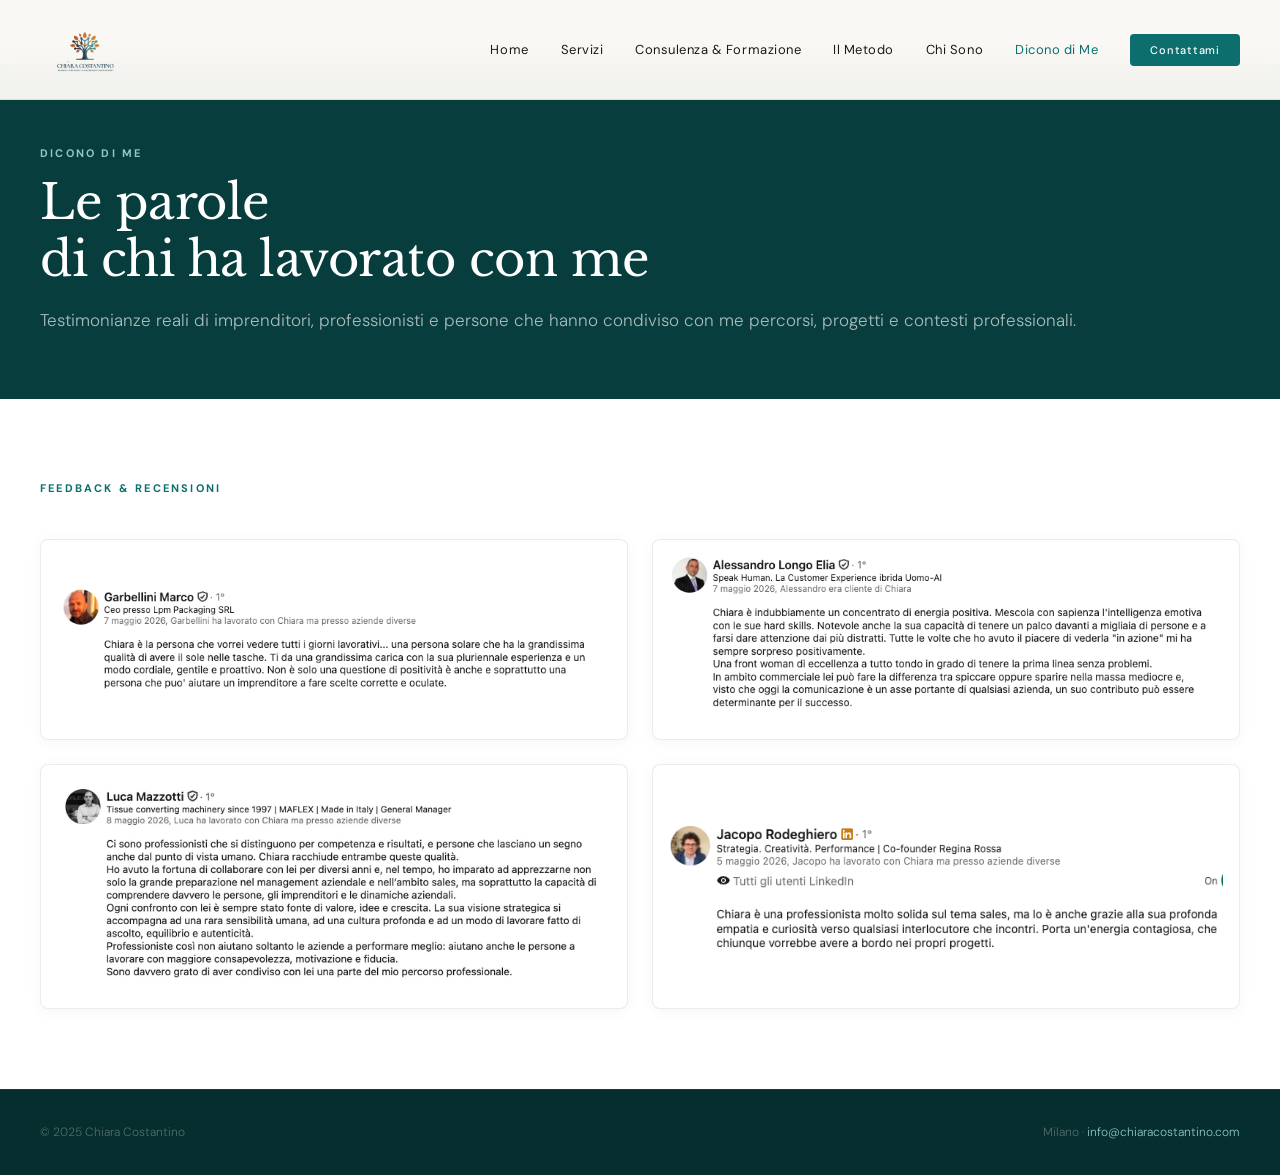
<file: page.html/dicono-di-me.html>
<!DOCTYPE html>
<html lang="it">

<head>
    <title>Chiara Costantino — Dicono di me</title>
    <meta charset="utf-8" />
    <meta content="width=device-width, initial-scale=1.0" name="viewport" />
    <meta
        content="Aiuto titolari di PMI, commerciali e liberi professionisti a vendere meglio, fidelizzare di più e costruire reti di partner strutturate."
        name="description" />
    <link href="https://fonts.googleapis.com" rel="preconnect" />
    <link crossorigin="" href="https://fonts.gstatic.com" rel="preconnect" />
    <link
        href="https://fonts.googleapis.com/css2?family=DM+Sans:ital,opsz,wght@0,9..40,300;0,9..40,400;0,9..40,500;1,9..40,300;1,9..40,400&amp;family=Libre+Baskerville:ital,wght@0,400;0,700;1,400&amp;display=swap"
        rel="stylesheet" />
    <link href="../style.css/style.css" rel="stylesheet" />
</head>

<body>
    <nav class="navbar" id="navbar">
        <a class="nav-logo" href="../index.html">
            <img alt="Chiara Costantino" src="../assets/img/image-1-dbc3b743dd.png" />
        </a>
        <ul class="nav-links" id="nav-links">
            <li><a href="../index.html" id="nav-home">Home</a></li>
            <li><a href="servizi.html" id="nav-servizi">Servizi</a></li>
            <li><a href="consulenza-formazione.html" id="nav-formazione">Consulenza &amp; Formazione</a></li>
            <li><a href="metodo.html" id="nav-metodo">Il Metodo</a></li>
            <li><a href="chi-sono.html" id="nav-chi-sono">Chi Sono</a></li>
            <li><a class="active" href="dicono-di-me.html" id="nav-dicono">Dicono di Me</a></li>
            <li><a class="nav-cta" href="contatti.html" id="nav-contatti">Contattami</a></li>
        </ul>
        <button aria-label="Menu" class="hamburger" id="hamburger">
            <span></span><span></span><span></span>
        </button>
    </nav>
    <div class="mobile-menu" id="mobile-menu">
        <a href="../index.html">Home</a>
        <a href="servizi.html">Servizi</a>
        <a href="consulenza-formazione.html">Consulenza &amp; Formazione</a>
        <a href="metodo.html">Il Metodo</a>
        <a href="chi-sono.html">Chi Sono</a>
        <a href="dicono-di-me.html">Dicono di Me</a>
        <a class="mob-cta" href="contatti.html">Contattami</a>
    </div>
    <div class="page page-wrap active" id="page-dicono">
        <div class="page-hero">
            <div class="container">
                <span class="sec-eyebrow">Dicono di Me</span>
                <h1>Le parole<br />di chi ha lavorato con me</h1>
                <p>Testimonianze reali di imprenditori, professionisti e persone che hanno condiviso con me percorsi,
                    progetti e contesti professionali.</p>
            </div>
        </div>
        <section style="padding: var(--sp-xl) 0; background: var(--white);">
            <div class="container">
                <!-- INTRO -->
                <div class="section-header fade-up" style="margin-bottom:1.75rem;">
                    <span class="sec-eyebrow">Feedback &amp; Recensioni</span>
                </div>
                <!-- TESTIMONIALS GRID -->
                <div class="testimonials-grid fade-up">
                    <div class="testimonial-card testimonial-screenshot-card">
                        <img alt="Recensione LinkedIn di Garbellini Marco per Chiara Costantino"
                            class="testimonial-screenshot" loading="lazy" src="../assets/img/image-6-55aabaa3b6.png" />
                    </div>
                    <div class="testimonial-card testimonial-screenshot-card">
                        <img alt="Recensione LinkedIn di Alessandro Longo Elia per Chiara Costantino"
                            class="testimonial-screenshot" loading="lazy" src="../assets/img/image-7-c5191ebf75.png" />
                    </div>
                    <div class="testimonial-card testimonial-screenshot-card">
                        <img alt="Testimonianza LinkedIn - Luca Mazzotti" src="../assets/img/image-8-71f242e881.png"
                            style="width:100%;border-radius:8px;" />
                    </div>
                    <div class="testimonial-card testimonial-screenshot-card">
                        <img alt="Recensione LinkedIn di Jacopo Rodeghiero per Chiara Costantino"
                            class="testimonial-screenshot" loading="lazy" src="../assets/img/image-9-4595ad7b13.png" />
                    </div>
                </div>
            </div>
        </section>
    </div>
    <footer>
        <div class="footer-left"><span class="footer-copy">© 2025 Chiara Costantino</span></div>
        <div class="footer-right">Milano · <a href="mailto:info@chiaracostantino.com">info@chiaracostantino.com</a>
        </div>
    </footer>
    <script src="../script.js/main.js"></script>
</body>

</html>
</file>
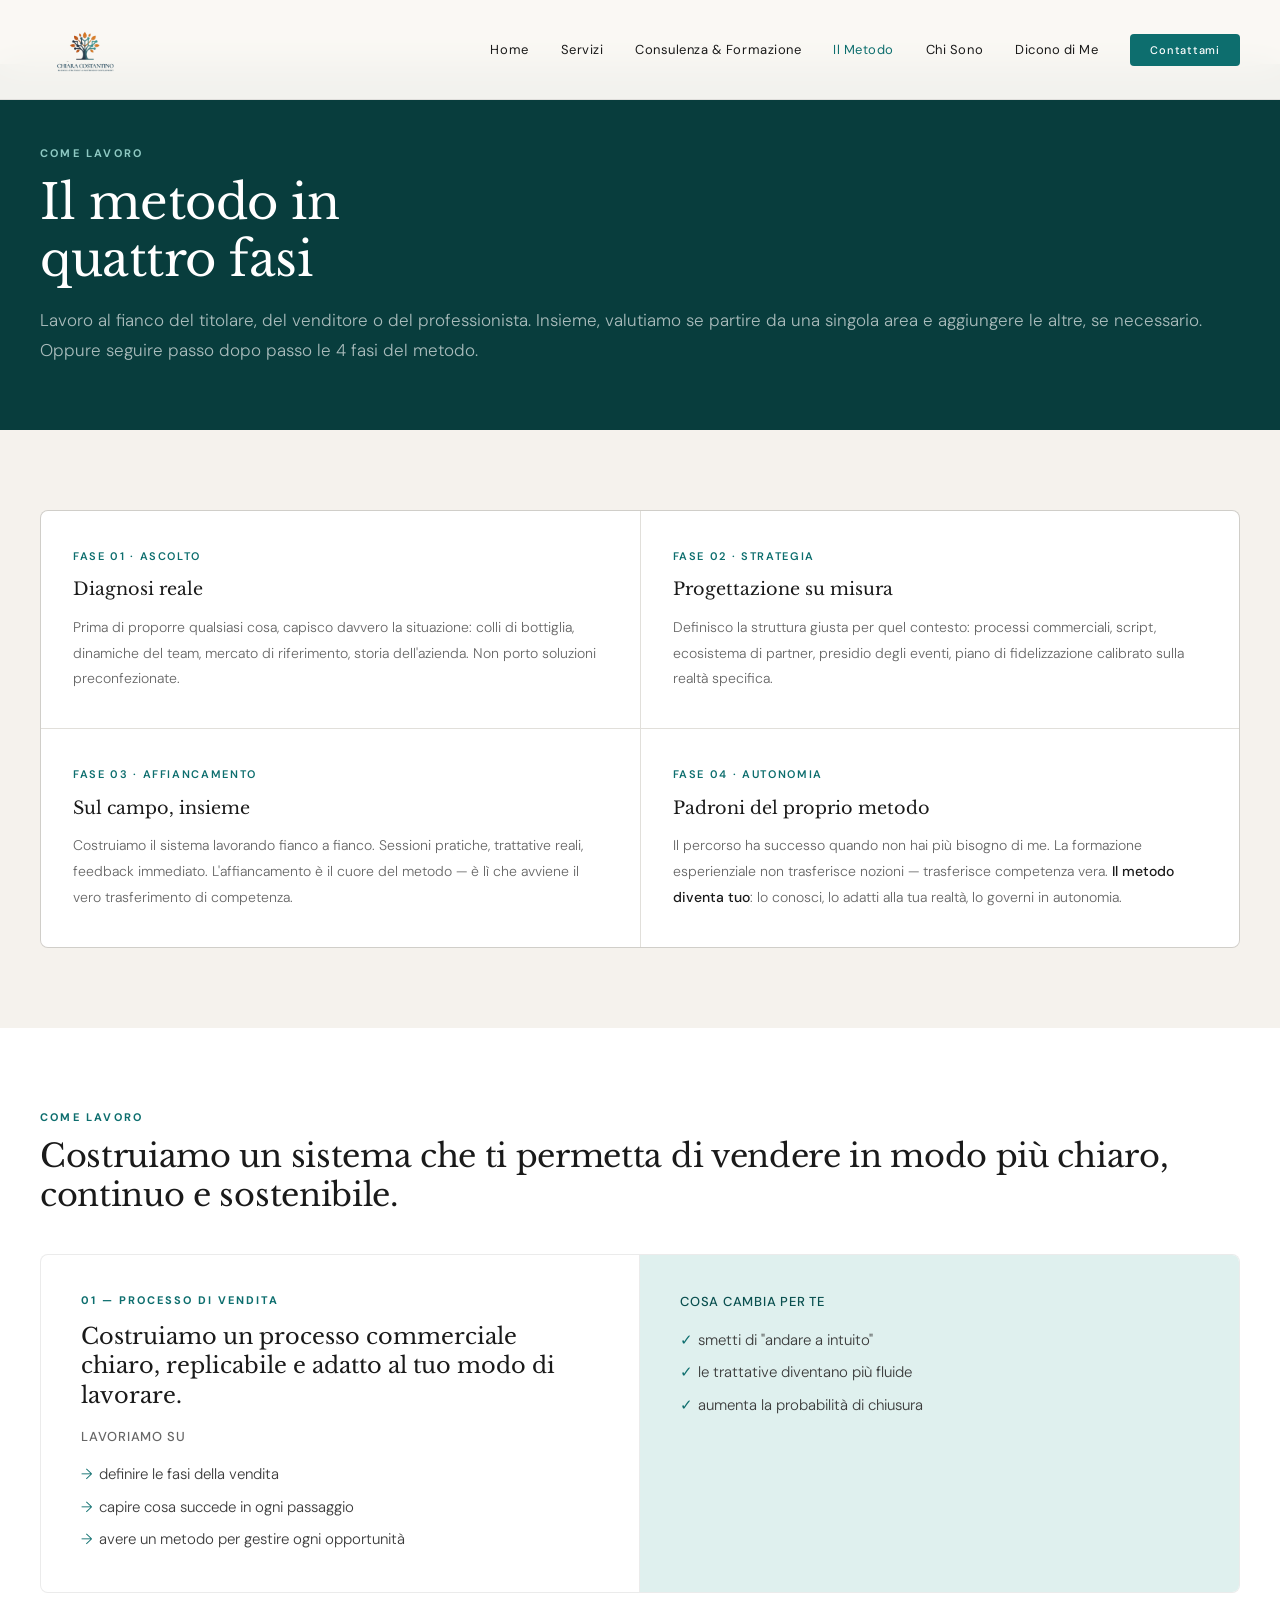
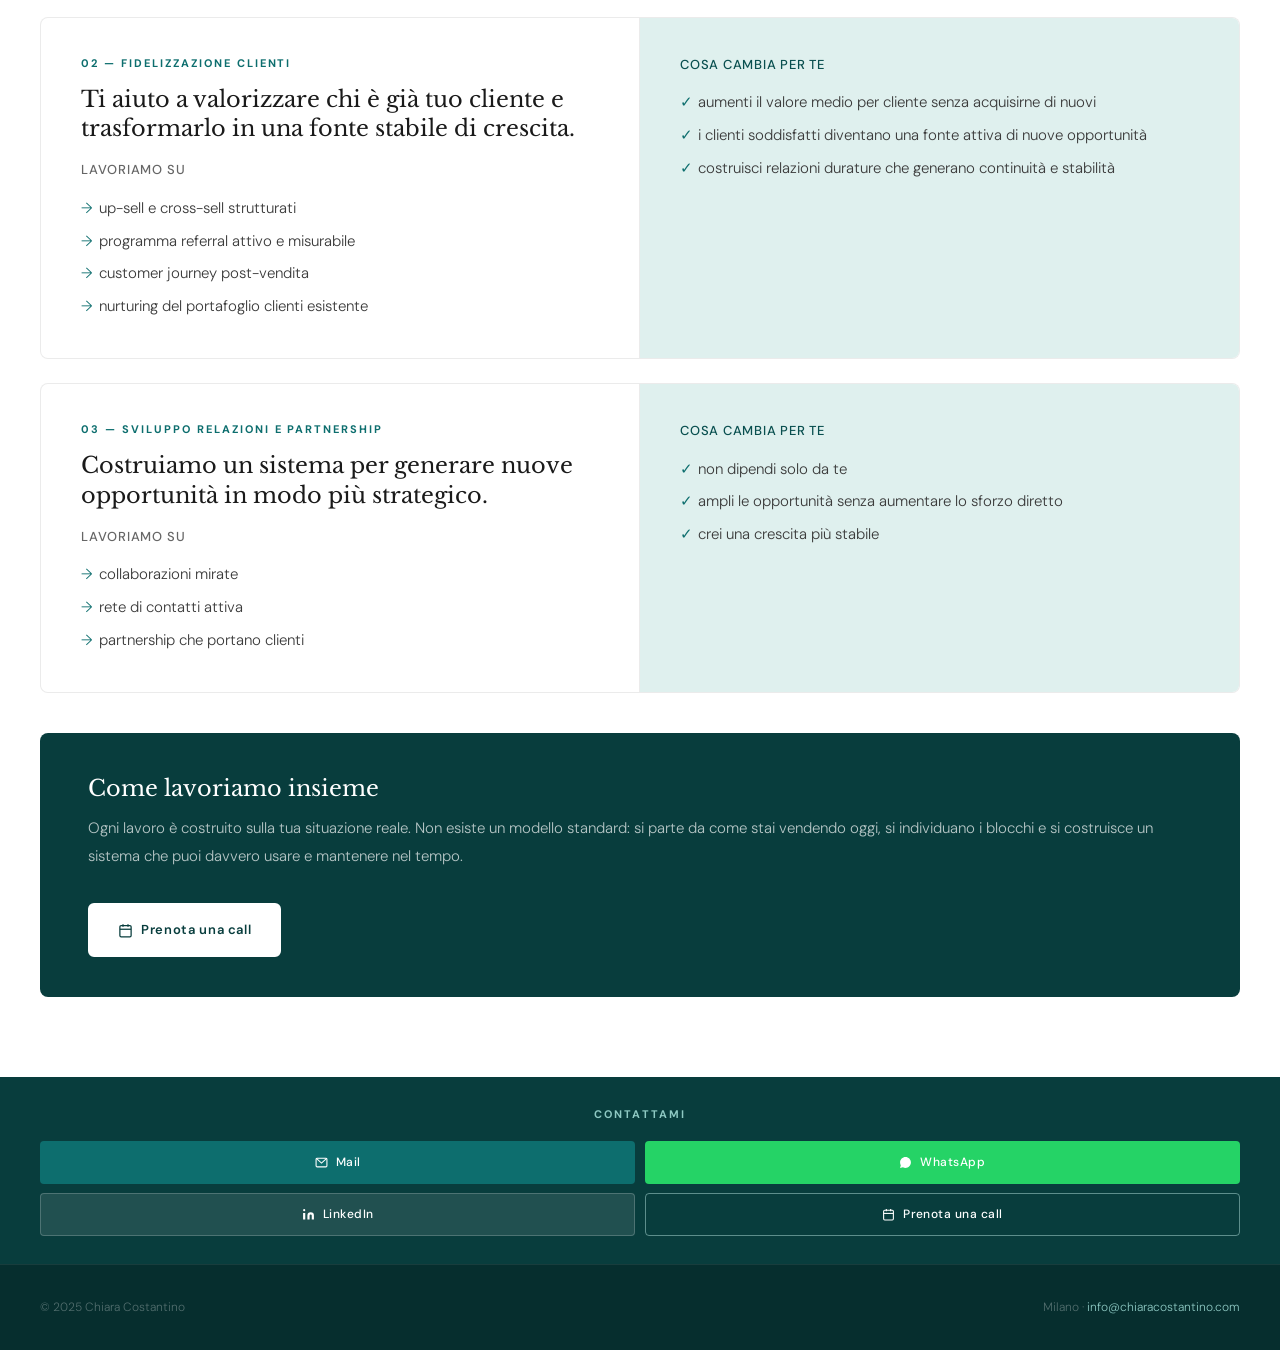
<file: page.html/metodo.html>
<!DOCTYPE html>
<html lang="it">

<head>
  <title>Chiara Costantino — Il Metodo</title>
  <meta charset="utf-8" />
  <meta content="width=device-width, initial-scale=1.0" name="viewport" />
  <meta
    content="Aiuto titolari di PMI, commerciali e liberi professionisti a vendere meglio, fidelizzare di più e costruire reti di partner strutturate."
    name="description" />
  <link href="https://fonts.googleapis.com" rel="preconnect" />
  <link crossorigin="" href="https://fonts.gstatic.com" rel="preconnect" />
  <link
    href="https://fonts.googleapis.com/css2?family=DM+Sans:ital,opsz,wght@0,9..40,300;0,9..40,400;0,9..40,500;1,9..40,300;1,9..40,400&amp;family=Libre+Baskerville:ital,wght@0,400;0,700;1,400&amp;display=swap"
    rel="stylesheet" />
  <link href="../style.css/style.css" rel="stylesheet" />
</head>

<body>
  <nav class="navbar" id="navbar">
    <a class="nav-logo" href="../index.html">
      <img alt="Chiara Costantino" src="../assets/img/image-1-dbc3b743dd.png" />
    </a>
    <ul class="nav-links" id="nav-links">
      <li><a href="../index.html" id="nav-home">Home</a></li>
      <li><a href="servizi.html" id="nav-servizi">Servizi</a></li>
      <li><a href="consulenza-formazione.html" id="nav-formazione">Consulenza &amp; Formazione</a></li>
      <li><a class="active" href="metodo.html" id="nav-metodo">Il Metodo</a></li>
      <li><a href="chi-sono.html" id="nav-chi-sono">Chi Sono</a></li>
      <li><a href="dicono-di-me.html" id="nav-dicono">Dicono di Me</a></li>
      <li><a class="nav-cta" href="contatti.html" id="nav-contatti">Contattami</a></li>
    </ul>
    <button aria-label="Menu" class="hamburger" id="hamburger">
      <span></span><span></span><span></span>
    </button>
  </nav>
  <div class="mobile-menu" id="mobile-menu">
    <a href="../index.html">Home</a>
    <a href="servizi.html">Servizi</a>
    <a href="consulenza-formazione.html">Consulenza &amp; Formazione</a>
    <a href="metodo.html">Il Metodo</a>
    <a href="chi-sono.html">Chi Sono</a>
    <a href="dicono-di-me.html">Dicono di Me</a>
    <a class="mob-cta" href="contatti.html">Contattami</a>
  </div>
  <div class="page page-wrap active" id="page-metodo">
    <div class="page-hero">
      <div class="container">
        <span class="sec-eyebrow">Come lavoro</span>
        <h1>Il metodo in<br />quattro fasi</h1>
        <p>Lavoro al fianco del titolare, del venditore o del professionista. Insieme, valutiamo se partire da una
          singola area e aggiungere le altre, se necessario. Oppure seguire passo dopo passo le 4 fasi del metodo.</p>
      </div>
    </div>
    <!-- METODO FASI -->
    <section style="padding: var(--sp-xl) 0; background: var(--warm);">
      <div class="container">
        <div class="method-grid fade-up">
          <div class="mcell">
            <p class="mcell-num">Fase 01 · Ascolto</p>
            <p class="mcell-title">Diagnosi reale</p>
            <p class="mcell-desc">Prima di proporre qualsiasi cosa, capisco davvero la situazione: colli di bottiglia,
              dinamiche del team, mercato di riferimento, storia dell'azienda. Non porto soluzioni preconfezionate.</p>
          </div>
          <div class="mcell">
            <p class="mcell-num">Fase 02 · Strategia</p>
            <p class="mcell-title">Progettazione su misura</p>
            <p class="mcell-desc">Definisco la struttura giusta per quel contesto: processi commerciali, script,
              ecosistema di partner, presidio degli eventi, piano di fidelizzazione calibrato sulla realtà specifica.
            </p>
          </div>
          <div class="mcell">
            <p class="mcell-num">Fase 03 · Affiancamento</p>
            <p class="mcell-title">Sul campo, insieme</p>
            <p class="mcell-desc">Costruiamo il sistema lavorando fianco a fianco. Sessioni pratiche, trattative reali,
              feedback immediato. L'affiancamento è il cuore del metodo — è lì che avviene il vero trasferimento di
              competenza.</p>
          </div>
          <div class="mcell">
            <p class="mcell-num">Fase 04 · Autonomia</p>
            <p class="mcell-title">Padroni del proprio metodo</p>
            <p class="mcell-desc">Il percorso ha successo quando non hai più bisogno di me. La formazione esperienziale
              non trasferisce nozioni — trasferisce competenza vera. <strong>Il metodo diventa tuo</strong>: lo conosci,
              lo adatti alla tua realtà, lo governi in autonomia.</p>
          </div>
        </div>
      </div>
    </section>
    <!-- SISTEMA -->
    <section style="padding: var(--sp-xl) 0; background: var(--white);">
      <div class="container">
        <div class="section-header fade-up">
          <span class="sec-eyebrow">Come lavoro</span>
          <h2 class="sec-h2" style="font-size:clamp(1.4rem,2.5vw,2rem); margin-bottom:0.75rem;">Costruiamo un sistema
            che ti permetta di vendere in modo più chiaro, continuo e sostenibile.</h2>
        </div>
        <div style="display:flex; flex-direction:column; gap:1.5rem; margin-top:2.5rem;">
          <div class="sistema-card fade-up">
            <div class="sistema-card-left">
              <span class="sistema-card-label">01 — Processo di vendita</span>
              <p class="sistema-card-title">Costruiamo un processo commerciale chiaro, replicabile e adatto al tuo modo
                di lavorare.</p>
              <p class="sistema-list-label">Lavoriamo su</p>
              <ul class="sistema-list">
                <li><span class="arr">→</span>definire le fasi della vendita</li>
                <li><span class="arr">→</span>capire cosa succede in ogni passaggio</li>
                <li><span class="arr">→</span>avere un metodo per gestire ogni opportunità</li>
              </ul>
            </div>
            <div class="sistema-card-right">
              <p class="sistema-list-label" style="color:var(--ottanio-dark);">Cosa cambia per te</p>
              <ul class="sistema-list">
                <li><span class="chk">✓</span>smetti di "andare a intuito"</li>
                <li><span class="chk">✓</span>le trattative diventano più fluide</li>
                <li><span class="chk">✓</span>aumenta la probabilità di chiusura</li>
              </ul>
            </div>
          </div>
          <div class="sistema-card fade-up">
            <div class="sistema-card-left">
              <span class="sistema-card-label">02 — Fidelizzazione clienti</span>
              <p class="sistema-card-title">Ti aiuto a valorizzare chi è già tuo cliente e trasformarlo in una fonte
                stabile di crescita.</p>
              <p class="sistema-list-label">Lavoriamo su</p>
              <ul class="sistema-list">
                <li><span class="arr">→</span>up-sell e cross-sell strutturati</li>
                <li><span class="arr">→</span>programma referral attivo e misurabile</li>
                <li><span class="arr">→</span>customer journey post-vendita</li>
                <li><span class="arr">→</span>nurturing del portafoglio clienti esistente</li>
              </ul>
            </div>
            <div class="sistema-card-right">
              <p class="sistema-list-label" style="color:var(--ottanio-dark);">Cosa cambia per te</p>
              <ul class="sistema-list">
                <li><span class="chk">✓</span>aumenti il valore medio per cliente senza acquisirne di nuovi</li>
                <li><span class="chk">✓</span>i clienti soddisfatti diventano una fonte attiva di nuove opportunità</li>
                <li><span class="chk">✓</span>costruisci relazioni durature che generano continuità e stabilità</li>
              </ul>
            </div>
          </div>
          <div class="sistema-card fade-up">
            <div class="sistema-card-left">
              <span class="sistema-card-label">03 — Sviluppo relazioni e partnership</span>
              <p class="sistema-card-title">Costruiamo un sistema per generare nuove opportunità in modo più strategico.
              </p>
              <p class="sistema-list-label">Lavoriamo su</p>
              <ul class="sistema-list">
                <li><span class="arr">→</span>collaborazioni mirate</li>
                <li><span class="arr">→</span>rete di contatti attiva</li>
                <li><span class="arr">→</span>partnership che portano clienti</li>
              </ul>
            </div>
            <div class="sistema-card-right">
              <p class="sistema-list-label" style="color:var(--ottanio-dark);">Cosa cambia per te</p>
              <ul class="sistema-list">
                <li><span class="chk">✓</span>non dipendi solo da te</li>
                <li><span class="chk">✓</span>ampli le opportunità senza aumentare lo sforzo diretto</li>
                <li><span class="chk">✓</span>crei una crescita più stabile</li>
              </ul>
            </div>
          </div>
        </div>
        <div class="fade-up"
          style="margin-top:2.5rem; background:var(--ottanio-deep); border-radius:8px; padding:2.5rem 3rem; display:flex; align-items:center; justify-content:space-between; flex-wrap:wrap; gap:2rem;">
          <div style="max-width: 100%;">
            <p
              style="font-size:var(--text-lg); font-family:'Libre Baskerville',serif; font-weight:400; color:var(--white); margin-bottom:0.75rem; line-height:1.35;">
              Come lavoriamo insieme</p>
            <p
              style="font-size:var(--text-base); font-weight:300; color:rgba(255,255,255,.7); line-height:1.85; margin-bottom:0;">
              Ogni lavoro è costruito sulla tua situazione reale. Non esiste un modello standard: si parte da come stai
              vendendo oggi, si individuano i blocchi e si costruisce un sistema che puoi davvero usare e mantenere nel
              tempo.</p>
          </div>
          <div>
            <a class="btn-cal-cta" href="https://cal.com/chiara-costantino" target="_blank">
              <svg fill="none" height="15" stroke="currentColor" stroke-width="2" viewbox="0 0 24 24" width="15">
                <rect height="18" rx="2" width="18" x="3" y="4"></rect>
                <line x1="16" x2="16" y1="2" y2="6"></line>
                <line x1="8" x2="8" y1="2" y2="6"></line>
                <line x1="3" x2="21" y1="10" y2="10"></line>
              </svg>
              Prenota una call
            </a>
          </div>
        </div>
      </div>
    </section>
    <!-- Contact Band -->
    <div class="contact-band">
      <span class="contact-band-label">Contattami</span>
      <div class="contact-band-btns">
        <a class="btn-contact btn-mail" href="mailto:info@chiaracostantino.com">
          <svg fill="none" height="13" stroke="currentColor" stroke-width="2" viewbox="0 0 24 24" width="13">
            <rect height="16" rx="2" width="20" x="2" y="4"></rect>
            <polyline points="2,4 12,13 22,4"></polyline>
          </svg>
          Mail
        </a>
        <a class="btn-contact btn-wa" href="https://wa.me/393518696351" target="_blank">
          <svg fill="currentColor" height="13" viewbox="0 0 24 24" width="13">
            <path
              d="M17.472 14.382c-.297-.149-1.758-.867-2.03-.967-.273-.099-.471-.148-.67.15-.197.297-.767.966-.94 1.164-.173.199-.347.223-.644.075-.297-.15-1.255-.463-2.39-1.475-.883-.788-1.48-1.761-1.653-2.059-.173-.297-.018-.458.13-.606.134-.133.298-.347.446-.52.149-.174.198-.298.298-.497.099-.198.05-.371-.025-.52-.075-.149-.669-1.612-.916-2.207-.242-.579-.487-.5-.669-.51-.173-.008-.371-.01-.57-.01-.198 0-.52.074-.792.372-.272.297-1.04 1.016-1.04 2.479 0 1.462 1.065 2.875 1.213 3.074.149.198 2.096 3.2 5.077 4.487.709.306 1.262.489 1.694.625.712.227 1.36.195 1.871.118.571-.085 1.758-.719 2.006-1.413.248-.694.248-1.289.173-1.413-.074-.124-.272-.198-.57-.347z">
            </path>
            <path
              d="M12.004 2.003c-5.514 0-9.997 4.484-9.997 9.997 0 1.762.46 3.417 1.268 4.855L2 22l5.233-1.253A9.953 9.953 0 0012.004 22c5.514 0 9.997-4.484 9.997-9.997s-4.483-9.997-9.997-10z">
            </path>
          </svg>
          WhatsApp
        </a>
        <a class="btn-contact btn-li" href="https://www.linkedin.com/in/chiara-costantino22/" target="_blank">
          <svg fill="currentColor" height="13" viewbox="0 0 24 24" width="13">
            <path d="M16 8a6 6 0 016 6v7h-4v-7a2 2 0 00-2-2 2 2 0 00-2 2v7h-4v-7a6 6 0 016-6zM2 9h4v12H2z"></path>
            <circle cx="4" cy="4" r="2"></circle>
          </svg>
          LinkedIn
        </a>
        <a class="btn-contact btn-cal" href="https://cal.com/chiara-costantino" target="_blank">
          <svg fill="none" height="13" stroke="currentColor" stroke-width="2" viewbox="0 0 24 24" width="13">
            <rect height="18" rx="2" width="18" x="3" y="4"></rect>
            <line x1="16" x2="16" y1="2" y2="6"></line>
            <line x1="8" x2="8" y1="2" y2="6"></line>
            <line x1="3" x2="21" y1="10" y2="10"></line>
          </svg>
          Prenota una call
        </a>
      </div>
    </div>
  </div>
  <footer>
    <div class="footer-left"><span class="footer-copy">© 2025 Chiara Costantino</span></div>
    <div class="footer-right">Milano · <a href="mailto:info@chiaracostantino.com">info@chiaracostantino.com</a></div>
  </footer>
  <script src="../script.js/main.js"></script>
</body>

</html>
</file>
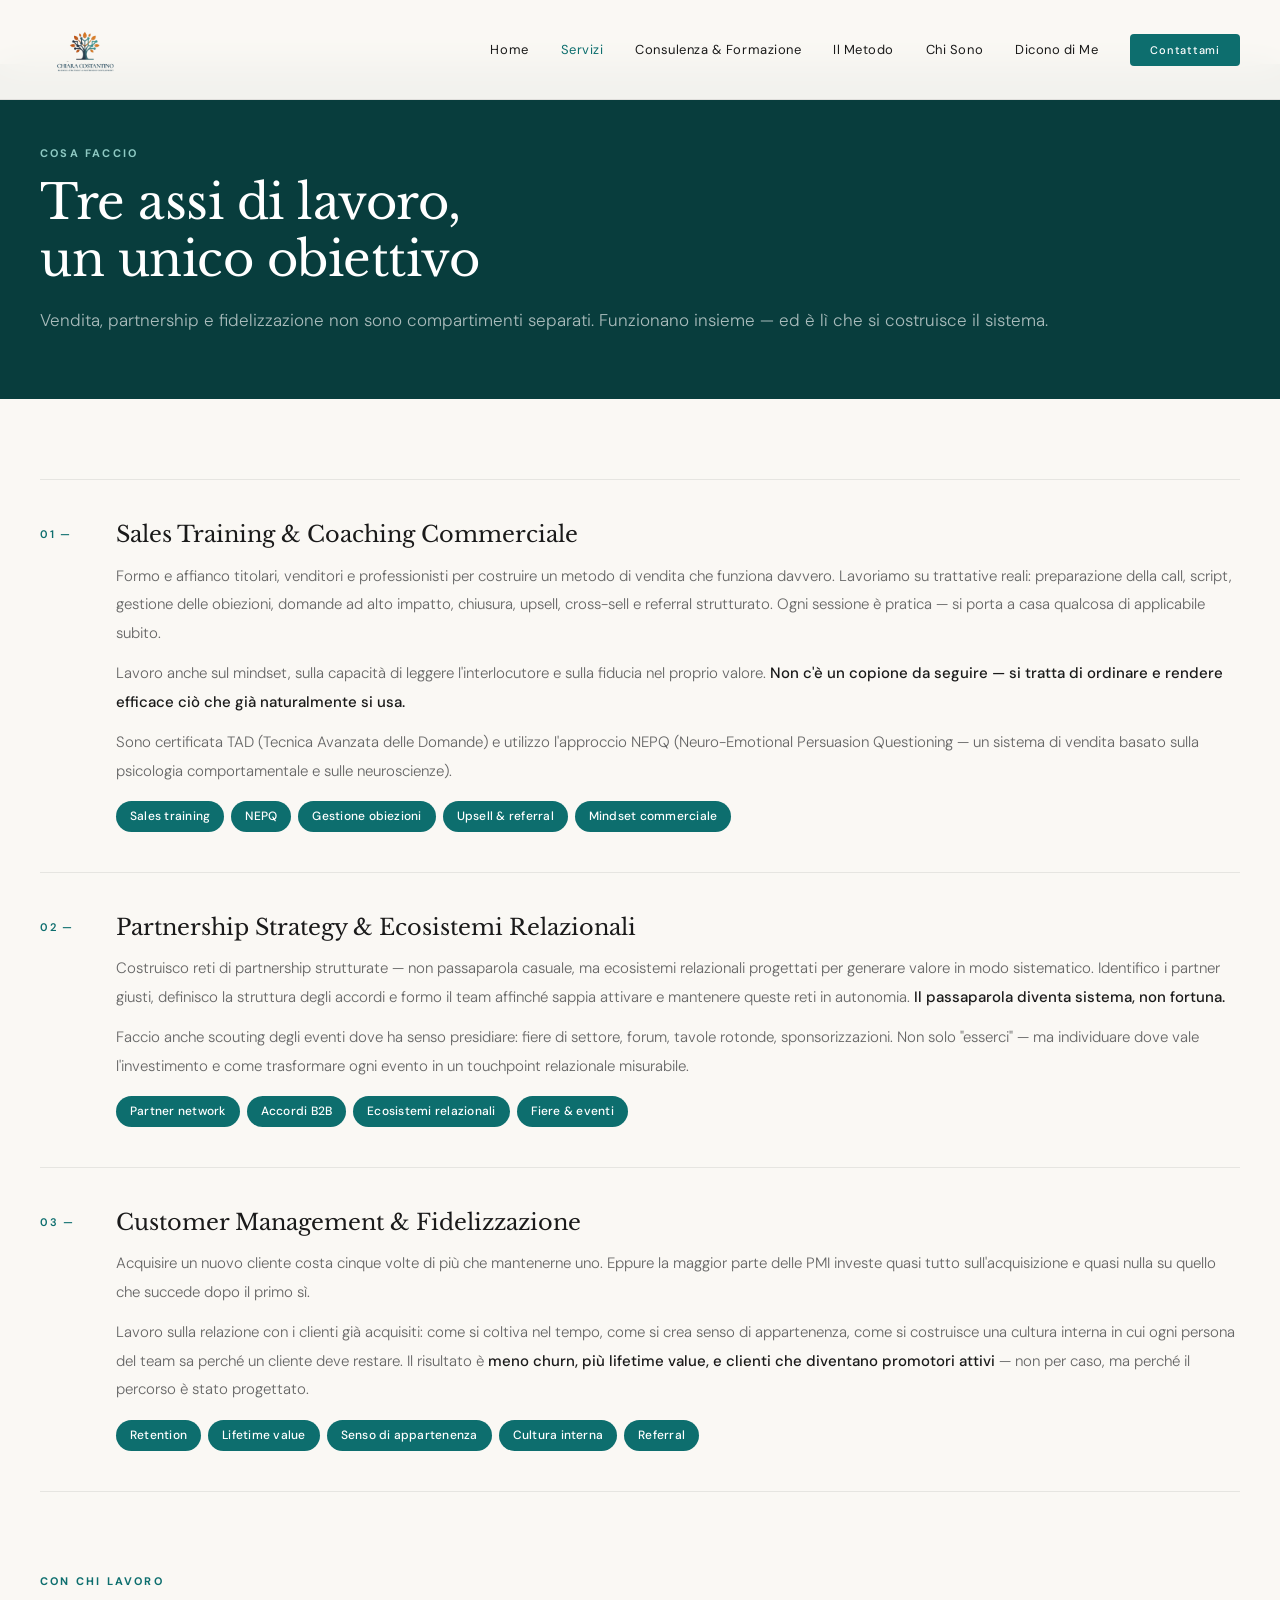
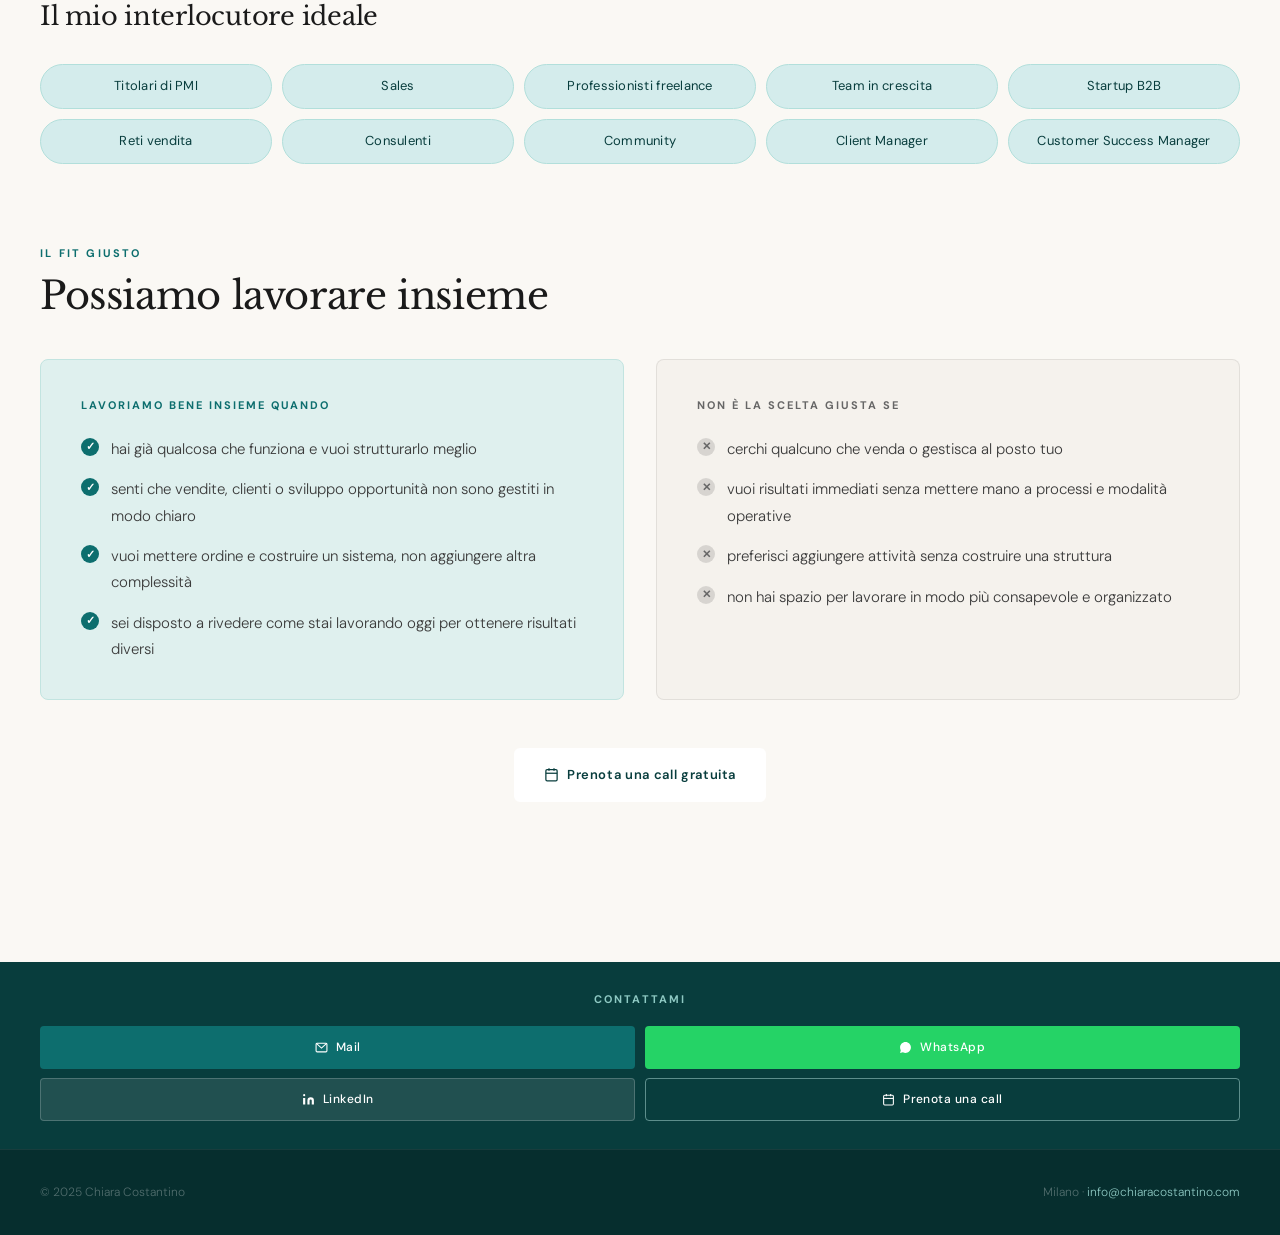
<file: page.html/servizi.html>
<!DOCTYPE html>
<html lang="it">

<head>
  <title>Chiara Costantino — Servizi</title>
  <meta charset="utf-8" />
  <meta content="width=device-width, initial-scale=1.0" name="viewport" />
  <meta
    content="Aiuto titolari di PMI, commerciali e liberi professionisti a vendere meglio, fidelizzare di più e costruire reti di partner strutturate."
    name="description" />
  <link href="https://fonts.googleapis.com" rel="preconnect" />
  <link crossorigin="" href="https://fonts.gstatic.com" rel="preconnect" />
  <link
    href="https://fonts.googleapis.com/css2?family=DM+Sans:ital,opsz,wght@0,9..40,300;0,9..40,400;0,9..40,500;1,9..40,300;1,9..40,400&amp;family=Libre+Baskerville:ital,wght@0,400;0,700;1,400&amp;display=swap"
    rel="stylesheet" />
  <link href="../style.css/style.css" rel="stylesheet" />
</head>

<body>
  <nav class="navbar" id="navbar">
    <a class="nav-logo" href="../index.html">
      <img alt="Chiara Costantino" src="../assets/img/image-1-dbc3b743dd.png" />
    </a>
    <ul class="nav-links" id="nav-links">
      <li><a href="../index.html" id="nav-home">Home</a></li>
      <li><a class="active" href="servizi.html" id="nav-servizi">Servizi</a></li>
      <li><a href="consulenza-formazione.html" id="nav-formazione">Consulenza &amp; Formazione</a></li>
      <li><a href="metodo.html" id="nav-metodo">Il Metodo</a></li>
      <li><a href="chi-sono.html" id="nav-chi-sono">Chi Sono</a></li>
      <li><a href="dicono-di-me.html" id="nav-dicono">Dicono di Me</a></li>
      <li><a class="nav-cta" href="contatti.html" id="nav-contatti">Contattami</a></li>
    </ul>
    <button aria-label="Menu" class="hamburger" id="hamburger">
      <span></span><span></span><span></span>
    </button>
  </nav>
  <div class="mobile-menu" id="mobile-menu">
    <a href="../index.html">Home</a>
    <a href="servizi.html">Servizi</a>
    <a href="consulenza-formazione.html">Consulenza &amp; Formazione</a>
    <a href="metodo.html">Il Metodo</a>
    <a href="chi-sono.html">Chi Sono</a>
    <a href="dicono-di-me.html">Dicono di Me</a>
    <a class="mob-cta" href="contatti.html">Contattami</a>
  </div>
  <div class="page page-wrap active" id="page-servizi">
    <!-- HERO -->
    <div class="page-hero">
      <div class="container">
        <span class="sec-eyebrow">Cosa faccio</span>
        <h1>Tre assi di lavoro,<br />un unico obiettivo</h1>
        <p>Vendita, partnership e fidelizzazione non sono compartimenti separati. Funzionano insieme — ed è lì che si
          costruisce il sistema.</p>
      </div>
    </div>
    <!-- SERVIZI LIST -->
    <section class="servizi-page">
      <div class="container">
        <div class="svc-list">
          <div class="svc-item fade-up">
            <span class="svc-num">01 —</span>
            <div>
              <p class="svc-name">Sales Training &amp; Coaching Commerciale</p>
              <p class="svc-p">Formo e affianco titolari, venditori e professionisti per costruire un metodo di vendita
                che funziona davvero. Lavoriamo su trattative reali: preparazione della call, script, gestione delle
                obiezioni, domande ad alto impatto, chiusura, upsell, cross-sell e referral strutturato. Ogni sessione è
                pratica — si porta a casa qualcosa di applicabile subito.</p>
              <p class="svc-p">Lavoro anche sul mindset, sulla capacità di leggere l'interlocutore e sulla fiducia nel
                proprio valore. <strong>Non c'è un copione da seguire — si tratta di ordinare e rendere efficace ciò che
                  già naturalmente si usa.</strong></p>
              <p class="svc-p">Sono certificata TAD (Tecnica Avanzata delle Domande) e utilizzo l'approccio NEPQ
                (Neuro-Emotional Persuasion Questioning — un sistema di vendita basato sulla psicologia comportamentale
                e sulle neuroscienze).</p>
              <div class="svc-tags"><span class="tag">Sales training</span><span class="tag">NEPQ</span><span
                  class="tag">Gestione obiezioni</span><span class="tag">Upsell &amp; referral</span><span
                  class="tag">Mindset commerciale</span></div>
            </div>
          </div>
          <div class="svc-item fade-up">
            <span class="svc-num">02 —</span>
            <div>
              <p class="svc-name">Partnership Strategy &amp; Ecosistemi Relazionali</p>
              <p class="svc-p">Costruisco reti di partnership strutturate — non passaparola casuale, ma ecosistemi
                relazionali progettati per generare valore in modo sistematico. Identifico i partner giusti, definisco
                la struttura degli accordi e formo il team affinché sappia attivare e mantenere queste reti in
                autonomia. <strong>Il passaparola diventa sistema, non fortuna.</strong></p>
              <p class="svc-p">Faccio anche scouting degli eventi dove ha senso presidiare: fiere di settore, forum,
                tavole rotonde, sponsorizzazioni. Non solo "esserci" — ma individuare dove vale l'investimento e come
                trasformare ogni evento in un touchpoint relazionale misurabile.</p>
              <div class="svc-tags"><span class="tag">Partner network</span><span class="tag">Accordi B2B</span><span
                  class="tag">Ecosistemi relazionali</span><span class="tag">Fiere &amp; eventi</span></div>
            </div>
          </div>
          <div class="svc-item fade-up">
            <span class="svc-num">03 —</span>
            <div>
              <p class="svc-name">Customer Management &amp; Fidelizzazione</p>
              <p class="svc-p">Acquisire un nuovo cliente costa cinque volte di più che mantenerne uno. Eppure la
                maggior parte delle PMI investe quasi tutto sull'acquisizione e quasi nulla su quello che succede dopo
                il primo sì.</p>
              <p class="svc-p">Lavoro sulla relazione con i clienti già acquisiti: come si coltiva nel tempo, come si
                crea senso di appartenenza, come si costruisce una cultura interna in cui ogni persona del team sa
                perché un cliente deve restare. Il risultato è <strong>meno churn, più lifetime value, e clienti che
                  diventano promotori attivi</strong> — non per caso, ma perché il percorso è stato progettato.</p>
              <div class="svc-tags"><span class="tag">Retention</span><span class="tag">Lifetime value</span><span
                  class="tag">Senso di appartenenza</span><span class="tag">Cultura interna</span><span
                  class="tag">Referral</span></div>
            </div>
          </div>
        </div>
        <!-- CON CHI -->
        <div style="padding: var(--sp-xl) 0 0;">
          <div class="section-header fade-up">
            <span class="sec-eyebrow">Con chi lavoro</span>
            <p class="sec-eyebrow-title">Il mio interlocutore ideale</p>
          </div>
          <div class="tags-cloud fade-up">
            <span class="tag-lg">Titolari di PMI</span>
            <span class="tag-lg">Sales</span>
            <span class="tag-lg">Professionisti freelance</span>
            <span class="tag-lg">Team in crescita</span>
            <span class="tag-lg">Startup B2B</span>
            <span class="tag-lg">Reti vendita</span>
            <span class="tag-lg">Consulenti</span>
            <span class="tag-lg">Community</span>
            <span class="tag-lg">Client Manager</span>
            <span class="tag-lg">Customer Success Manager</span>
          </div>
        </div>
        <!-- FIT -->
        <div style="padding: var(--sp-xl) 0 var(--sp-xl);">
          <div class="section-header fade-up">
            <span class="sec-eyebrow">Il fit giusto</span>
            <h2 class="sec-h2" style="font-size:clamp(1.6rem,3vw,2.4rem);">Possiamo lavorare insieme</h2>
          </div>
          <div class="fit-grid fade-up">
            <div class="fit-si">
              <span class="fit-label">Lavoriamo bene insieme quando</span>
              <ul class="fit-list">
                <li><span class="fit-dot-yes">✓</span>hai già qualcosa che funziona e vuoi strutturarlo meglio</li>
                <li><span class="fit-dot-yes">✓</span>senti che vendite, clienti o sviluppo opportunità non sono gestiti
                  in modo chiaro</li>
                <li><span class="fit-dot-yes">✓</span>vuoi mettere ordine e costruire un sistema, non aggiungere altra
                  complessità</li>
                <li><span class="fit-dot-yes">✓</span>sei disposto a rivedere come stai lavorando oggi per ottenere
                  risultati diversi</li>
              </ul>
            </div>
            <div class="fit-no">
              <span class="fit-label-no">Non è la scelta giusta se</span>
              <ul class="fit-list">
                <li><span class="fit-dot-no">✕</span>cerchi qualcuno che venda o gestisca al posto tuo</li>
                <li><span class="fit-dot-no">✕</span>vuoi risultati immediati senza mettere mano a processi e modalità
                  operative</li>
                <li><span class="fit-dot-no">✕</span>preferisci aggiungere attività senza costruire una struttura</li>
                <li><span class="fit-dot-no">✕</span>non hai spazio per lavorare in modo più consapevole e organizzato
                </li>
              </ul>
            </div>
          </div>
          <div class="fade-up" style="margin-top:3rem; text-align:center;">
            <a class="btn-cal-cta" href="https://cal.com/chiara-costantino" target="_blank">
              <svg fill="none" height="15" stroke="currentColor" stroke-width="2" viewbox="0 0 24 24" width="15">
                <rect height="18" rx="2" width="18" x="3" y="4"></rect>
                <line x1="16" x2="16" y1="2" y2="6"></line>
                <line x1="8" x2="8" y1="2" y2="6"></line>
                <line x1="3" x2="21" y1="10" y2="10"></line>
              </svg>
              Prenota una call gratuita
            </a>
          </div>
        </div>
      </div>
    </section>
    <!-- Contact Band -->
    <div class="contact-band">
      <span class="contact-band-label">Contattami</span>
      <div class="contact-band-btns">
        <a class="btn-contact btn-mail" href="mailto:info@chiaracostantino.com">
          <svg fill="none" height="13" stroke="currentColor" stroke-width="2" viewbox="0 0 24 24" width="13">
            <rect height="16" rx="2" width="20" x="2" y="4"></rect>
            <polyline points="2,4 12,13 22,4"></polyline>
          </svg>
          Mail
        </a>
        <a class="btn-contact btn-wa" href="https://wa.me/393518696351" target="_blank">
          <svg fill="currentColor" height="13" viewbox="0 0 24 24" width="13">
            <path
              d="M17.472 14.382c-.297-.149-1.758-.867-2.03-.967-.273-.099-.471-.148-.67.15-.197.297-.767.966-.94 1.164-.173.199-.347.223-.644.075-.297-.15-1.255-.463-2.39-1.475-.883-.788-1.48-1.761-1.653-2.059-.173-.297-.018-.458.13-.606.134-.133.298-.347.446-.52.149-.174.198-.298.298-.497.099-.198.05-.371-.025-.52-.075-.149-.669-1.612-.916-2.207-.242-.579-.487-.5-.669-.51-.173-.008-.371-.01-.57-.01-.198 0-.52.074-.792.372-.272.297-1.04 1.016-1.04 2.479 0 1.462 1.065 2.875 1.213 3.074.149.198 2.096 3.2 5.077 4.487.709.306 1.262.489 1.694.625.712.227 1.36.195 1.871.118.571-.085 1.758-.719 2.006-1.413.248-.694.248-1.289.173-1.413-.074-.124-.272-.198-.57-.347z">
            </path>
            <path
              d="M12.004 2.003c-5.514 0-9.997 4.484-9.997 9.997 0 1.762.46 3.417 1.268 4.855L2 22l5.233-1.253A9.953 9.953 0 0012.004 22c5.514 0 9.997-4.484 9.997-9.997s-4.483-9.997-9.997-10z">
            </path>
          </svg>
          WhatsApp
        </a>
        <a class="btn-contact btn-li" href="https://www.linkedin.com/in/chiara-costantino22/" target="_blank">
          <svg fill="currentColor" height="13" viewbox="0 0 24 24" width="13">
            <path d="M16 8a6 6 0 016 6v7h-4v-7a2 2 0 00-2-2 2 2 0 00-2 2v7h-4v-7a6 6 0 016-6zM2 9h4v12H2z"></path>
            <circle cx="4" cy="4" r="2"></circle>
          </svg>
          LinkedIn
        </a>
        <a class="btn-contact btn-cal" href="https://cal.com/chiara-costantino" target="_blank">
          <svg fill="none" height="13" stroke="currentColor" stroke-width="2" viewbox="0 0 24 24" width="13">
            <rect height="18" rx="2" width="18" x="3" y="4"></rect>
            <line x1="16" x2="16" y1="2" y2="6"></line>
            <line x1="8" x2="8" y1="2" y2="6"></line>
            <line x1="3" x2="21" y1="10" y2="10"></line>
          </svg>
          Prenota una call
        </a>
      </div>
    </div>
  </div>
  <footer>
    <div class="footer-left"><span class="footer-copy">© 2025 Chiara Costantino</span></div>
    <div class="footer-right">Milano · <a href="mailto:info@chiaracostantino.com">info@chiaracostantino.com</a></div>
  </footer>
  <script src="../script.js/main.js"></script>
</body>

</html>
</file>
<file: style.css/style.css>
/* ═══════════════════════════════════════
   DESIGN SYSTEM — Chiara Costantino
   Palette: ottanio · sand · navy
═══════════════════════════════════════ */
:root {
  --ottanio: #0d6e6e;
  --ottanio-dark: #094f4f;
  --ottanio-deep: #083d3d;
  --ottanio-light: #c2e4e0;
  --ottanio-pale: #dff0ee;
  --ottanio-mid: #8ec9c3;
  --navy: #0a1628;
  --sand: #faf8f4;
  --warm: #f5f2ed;
  --text: #1a1a1a;
  --muted: #666666;
  --border: rgba(0, 0, 0, 0.08);
  --white: #ffffff;
  --sp-xs: 0.5rem;
  --sp-sm: 1rem;
  --sp-md: 1.75rem;
  --sp-lg: 3rem;
  --sp-xl: 5rem;
  --sp-2xl: 7rem;
  --text-xs: 11px;
  --text-sm: 13px;
  --text-base: 15px;
  --text-md: 17px;
  --text-lg: clamp(1.15rem, 2vw, 1.4rem);
  --text-xl: clamp(1.6rem, 2.8vw, 2.2rem);
  --text-2xl: clamp(1.9rem, 3.5vw, 2.8rem);
  --text-hero: clamp(1.9rem, 3.8vw, 3.2rem);
}

*,
*::before,
*::after {
  margin: 0;
  padding: 0;
  box-sizing: border-box;
}

html {
  scroll-behavior: smooth;
}

body {
  font-family: "DM Sans", sans-serif;
  font-weight: 300;
  font-size: var(--text-base);
  background: var(--sand);
  color: var(--text);
  line-height: 1.75;
  -webkit-font-smoothing: antialiased;
}

strong {
  font-weight: 500;
  color: var(--text);
}

em {
  font-style: italic;
}

/* ── PAGE TRANSITIONS ── */
.page {
  display: none;
}

.page.active {
  display: block;
  vertical-align: middle;
}

/* ── NAV ── */
.navbar {
  position: fixed;
  top: 0;
  left: 0;
  right: 0;
  z-index: 1000;
  background: rgba(250, 248, 244, 0.97);
  backdrop-filter: blur(16px);
  border-bottom: 1px solid var(--border);
  height: 100px;
  display: flex;
  align-items: center;
  justify-content: space-between;
  padding: 0 2.5rem;
  transition: box-shadow 0.3s;
}

.nav-logo {
  cursor: pointer;
}

.nav-logo img {
  height: 90px;
  width: auto;
  display: block;
}

.nav-links {
  display: flex;
  gap: 2rem;
  align-items: center;
  list-style: none;
}

.nav-links a {
  font-size: var(--text-sm);
  font-weight: 400;
  color: var(--text);
  text-decoration: none;
  letter-spacing: 0.04em;
  transition: color 0.2s;
  cursor: pointer;
}

.nav-links a:hover {
  color: var(--ottanio);
}

.nav-links a.active {
  color: var(--ottanio);
}

.nav-cta {
  background: var(--ottanio) !important;
  color: var(--white) !important;
  padding: 9px 20px !important;
  border-radius: 4px;
  font-size: var(--text-xs) !important;
  letter-spacing: 0.07em !important;
  font-weight: 500 !important;
}

.nav-cta:hover {
  background: var(--ottanio-dark) !important;
}

.hamburger {
  display: none;
  flex-direction: column;
  gap: 5px;
  background: none;
  border: none;
  cursor: pointer;
  padding: 4px;
}

.hamburger span {
  display: block;
  width: 22px;
  height: 2px;
  background: var(--text);
  transition: all 0.25s;
}

.mobile-menu {
  display: none;
  position: fixed;
  top: 64px;
  left: 0;
  right: 0;
  z-index: 999;
  background: var(--sand);
  border-bottom: 1px solid var(--border);
  padding: 1.5rem 2.5rem;
  flex-direction: column;
  gap: 1.25rem;
}

.mobile-menu a {
  font-size: 15px;
  font-weight: 400;
  color: var(--text);
  text-decoration: none;
  cursor: pointer;
}

.mob-cta {
  color: var(--ottanio) !important;
  font-weight: 500 !important;
}

.mobile-menu.open {
  display: flex;
}

.hamburger.open span:nth-child(1) {
  transform: rotate(45deg) translate(5px, 5px);
}

.hamburger.open span:nth-child(2) {
  opacity: 0;
}

.hamburger.open span:nth-child(3) {
  transform: rotate(-45deg) translate(5px, -5px);
}

/* ── LAYOUT ── */
.container {
  max-width: 100%;
  margin: 0 auto;
  padding: 0 2.5rem;
}

.page-wrap {
  padding-top: 64px;
}

/* ── SECTION HEADERS ── */
.sec-eyebrow {
  display: block;
  font-size: 11px;
  font-weight: 700;
  letter-spacing: 0.2em;
  text-transform: uppercase;
  color: var(--ottanio);
  margin-bottom: 0.65rem;
}

.sec-h2 {
  font-family: "Libre Baskerville", serif;
  font-size: var(--text-2xl);
  font-weight: 400;
  color: var(--text);
  line-height: 1.2;
  letter-spacing: -0.01em;
}

.sec-sub {
  font-size: var(--text-base);
  font-weight: 300;
  color: var(--muted);
  margin-top: 0.75rem;
  line-height: 1.85;
  max-width: 100%;
}

.section-header {
  margin-bottom: 2rem;
}

.sec-eyebrow-title {
  font-family: "Libre Baskerville", serif;
  font-size: clamp(1.3rem, 2vw, 1.7rem);
  font-weight: 400;
  color: var(--text);
  margin-bottom: 2rem;
  display: block;
  letter-spacing: -0.01em;
  line-height: 1.2;
}

/* ── BUTTONS ── */
.btn-primary {
  display: inline-block;
  padding: 14px 32px;
  background: var(--ottanio);
  color: var(--white);
  font-size: var(--text-sm);
  font-weight: 500;
  letter-spacing: 0.05em;
  text-decoration: none;
  border-radius: 4px;
  transition: all 0.2s;
  cursor: pointer;
}

.btn-primary:hover {
  background: var(--ottanio-dark);
  transform: translateY(-1px);
}

.btn-ghost {
  display: inline-block;
  padding: 14px 32px;
  background: transparent;
  color: var(--text);
  font-size: var(--text-sm);
  font-weight: 400;
  letter-spacing: 0.04em;
  text-decoration: none;
  border: 1px solid rgba(0, 0, 0, 0.15);
  border-radius: 4px;
  transition: all 0.2s;
  cursor: pointer;
}

.btn-ghost:hover {
  border-color: var(--ottanio);
  color: var(--ottanio);
}

/* ── HERO ── */
.hero {
  min-height: 100vh;
  display: flex;
  align-items: center;
  justify-content: center;
  text-align: center;
  padding: 7rem 2.5rem 5rem;
  position: relative;
  overflow: hidden;
}

.hero::before {
  content: "";
  position: absolute;
  inset: 0;
  background: radial-gradient(
    ellipse 65% 55% at 50% 35%,
    rgba(13, 110, 110, 0.07) 0%,
    transparent 70%
  );
  pointer-events: none;
}

.hero-inner {
  position: relative;
  z-index: 1;
  max-width: 100%;
  margin: 0 auto;
}

.hero-logo {
  display: block;
  margin: 0 auto 2.5rem;
  width: clamp(200px, 28vw, 340px);
}

.hero-logo img {
  width: 100%;
  height: auto;
  display: block;
}

.hero-divider {
  display: flex;
  align-items: center;
  justify-content: center;
  gap: 1rem;
  margin-bottom: 1.75rem;
}

.hero-divider-line {
  flex: 1;
  max-width: 100%;
  height: 1px;
  background: var(--ottanio-mid);
}

.hero-divider-dot {
  width: 5px;
  height: 5px;
  background: var(--ottanio);
  transform: rotate(45deg);
  flex-shrink: 0;
}

h1.hero-title {
  font-family: "Libre Baskerville", serif;
  font-size: var(--text-hero);
  font-weight: 400;
  line-height: 1.28;
  color: var(--text);
  letter-spacing: -0.015em;
  margin-bottom: 2rem;
}

h1.hero-title em {
  font-style: italic;
  color: var(--ottanio);
}

.hero-cta-wrap {
  display: flex;
  gap: 1rem;
  justify-content: center;
  flex-wrap: wrap;
}

/* ── NUMBERS ── */
.numbers {
  background: #083d3d;
  padding: 3.5rem 0;
}

.numbers-grid {
  display: grid;
  grid-template-columns: repeat(6, 1fr);
}

.num-item {
  padding: 1.5rem 1rem;
  text-align: center;
  border-right: 1px solid rgba(255, 255, 255, 0.08);
}

.num-item:last-child {
  border-right: none;
}

.num-big {
  font-family: "Libre Baskerville", serif;
  font-size: 1.9rem;
  font-weight: 400;
  color: var(--white);
  display: block;
  line-height: 1.1;
}

.num-accent {
  color: var(--ottanio-mid);
}

.num-lbl {
  font-size: 12.5px;
  font-weight: 300;
  color: rgba(255, 255, 255, 0.55);
  letter-spacing: 0.03em;
  line-height: 1.45;
  margin-top: 0.5rem;
  display: block;
}

/* ── PAGE HERO ── */
.page-hero {
  background: var(--ottanio-deep);
  padding: 5rem 0 4rem;
}

.page-hero .sec-eyebrow {
  color: var(--ottanio-mid);
}

.page-hero h1 {
  font-family: "Libre Baskerville", serif;
  font-size: clamp(2rem, 4vw, 3rem);
  font-weight: 400;
  color: var(--white);
  line-height: 1.2;
  letter-spacing: -0.01em;
  margin-bottom: 1rem;
}

.page-hero p {
  font-size: var(--text-md);
  font-weight: 300;
  color: rgba(255, 255, 255, 0.65);
  max-width: 100%;
  line-height: 1.8;
}

/* ── SERVIZI ── */
.servizi-page {
  padding: var(--sp-xl) 0;
}

.svc-list {
  display: flex;
  flex-direction: column;
}

.svc-item {
  display: grid;
  grid-template-columns: 3rem 1fr;
  gap: 1.75rem;
  padding: 2.5rem 0;
  border-bottom: 1px solid var(--border);
}

.svc-item:first-child {
  border-top: 1px solid var(--border);
}

.svc-num {
  font-size: var(--text-xs);
  font-weight: 600;
  letter-spacing: 0.15em;
  color: var(--ottanio);
  padding-top: 5px;
}

.svc-name {
  font-family: "Libre Baskerville", serif;
  font-size: var(--text-lg);
  font-weight: 400;
  color: var(--text);
  margin-bottom: 0.75rem;
  line-height: 1.3;
}

.svc-p {
  font-size: var(--text-base);
  font-weight: 300;
  color: var(--muted);
  line-height: 1.9;
  margin-bottom: 0.75rem;
}

.svc-p:last-of-type {
  margin-bottom: 0;
}

.svc-p strong {
  font-weight: 500;
  color: var(--text);
}

.svc-tags {
  display: flex;
  flex-wrap: wrap;
  gap: 7px;
  margin-top: 1rem;
}

.tag {
  background: #0d6e6e;
  color: #ffffff;
  font-size: 12px;
  font-weight: 500;
  padding: 5px 14px;
  border-radius: 20px;
  letter-spacing: 0.02em;
}

/* ── CHI SONO ── */
.about-editorial {
  font-size: var(--text-base);
  line-height: 1.95;
  color: #3a3a3a;
}

.about-float-left {
  float: left;
  width: 150px;
  height: 150px;
  border-radius: 50%;
  object-fit: cover;
  object-position: center 10%;
  border: 3px solid var(--ottanio-light);
  box-shadow: 0 6px 24px rgba(0, 0, 0, 0.1);
  margin: 4px 2rem 1rem 0;
  shape-outside: circle();
}

/* .about-float-right removed */
.about-editorial .about-p {
  margin-bottom: 0.7rem;
  font-size: var(--text-base);
  line-height: 1.65;
  color: #2a2a2a;
}

.palco-eyebrow-big {
  display: block;
  font-size: 13px;
  font-weight: 700;
  letter-spacing: 0.2em;
  text-transform: uppercase;
  color: var(--ottanio);
  margin-bottom: 0.6rem;
  margin-top: 0.25rem;
}

/* ── METODO ── */
.method-grid {
  display: grid;
  grid-template-columns: repeat(2, 1fr);
  gap: 1px;
  background: var(--border);
  border: 1px solid var(--border);
  border-radius: 8px;
  overflow: hidden;
}

.mcell {
  background: var(--white);
  padding: 2.25rem 2rem;
  position: relative;
  overflow: hidden;
  transition: background 0.2s;
}

.mcell::before {
  content: "";
  position: absolute;
  top: 0;
  left: 0;
  width: 3px;
  height: 100%;
  background: transparent;
  transition: background 0.25s;
}

.mcell:hover::before {
  background: var(--ottanio);
}

.mcell:hover {
  background: var(--sand);
}

.mcell-num {
  font-size: var(--text-xs);
  font-weight: 600;
  letter-spacing: 0.15em;
  text-transform: uppercase;
  color: var(--ottanio);
  margin-bottom: 0.5rem;
}

.mcell-title {
  font-family: "Libre Baskerville", serif;
  font-size: 1.1rem;
  font-weight: 400;
  color: var(--text);
  margin-bottom: 0.6rem;
}

.mcell-desc {
  font-size: 14px;
  font-weight: 300;
  color: var(--muted);
  line-height: 1.85;
}

/* ── METODOLOGIE ── */
.metodologie {
  padding: var(--sp-xl) 0;
  background: linear-gradient(145deg, #083d3d 0%, var(--ottanio) 100%);
}

.metodologie .sec-eyebrow {
  display: block;
  font-size: 11px;
  font-weight: 700;
  letter-spacing: 0.2em;
  text-transform: uppercase;
  color: var(--ottanio-mid);
  margin-bottom: 0.65rem;
}

.metodologie .sec-h2 {
  color: var(--white);
}

.metodologie .sec-sub {
  color: rgba(255, 255, 255, 0.55);
}

.met-grid {
  display: grid;
  grid-template-columns: 1fr 1fr;
  gap: 1.5rem;
  margin-top: 3rem;
}

.met-card {
  background: rgba(255, 255, 255, 0.08);
  border: 1px solid rgba(255, 255, 255, 0.12);
  border-radius: 8px;
  padding: 2.5rem;
  display: flex;
  flex-direction: column;
  transition: background 0.2s;
}

.met-card:hover {
  background: rgba(255, 255, 255, 0.12);
}

.met-card-tag {
  display: inline-block;
  font-size: var(--text-xs);
  font-weight: 700;
  letter-spacing: 0.18em;
  text-transform: uppercase;
  color: var(--ottanio-mid);
  border: 1px solid rgba(178, 223, 219, 0.3);
  padding: 4px 12px;
  border-radius: 20px;
  margin-bottom: 1.5rem;
  align-self: flex-start;
}

.met-card-title {
  font-family: "Libre Baskerville", serif;
  font-size: 1.6rem;
  font-weight: 400;
  color: var(--white);
  margin-bottom: 0.3rem;
}

.met-card-subtitle {
  font-size: 11px;
  letter-spacing: 0.07em;
  color: rgba(255, 255, 255, 0.35);
  font-weight: 300;
  margin-bottom: 1.5rem;
  text-transform: uppercase;
}

.met-card-p {
  font-size: 14px;
  font-weight: 300;
  color: rgba(255, 255, 255, 0.7);
  line-height: 1.95;
  margin-bottom: 0.9rem;
}

.met-card-p strong {
  font-weight: 500;
  color: rgba(255, 255, 255, 0.95);
}

.met-pillars {
  display: flex;
  flex-direction: column;
  gap: 0.65rem;
  margin-top: auto;
  padding-top: 1.5rem;
  border-top: 1px solid rgba(255, 255, 255, 0.1);
}

.met-pillar {
  display: flex;
  align-items: flex-start;
  gap: 0.75rem;
  font-size: 13px;
  font-weight: 300;
  color: rgba(255, 255, 255, 0.65);
  line-height: 1.6;
}

.met-pillar strong {
  color: #ffffff !important;
  font-weight: 700 !important;
}

.met-pillar-dot {
  width: 5px;
  height: 5px;
  background: var(--ottanio-mid);
  border-radius: 50%;
  flex-shrink: 0;
  margin-top: 0.5rem;
}

.met-contributo {
  margin-top: 1.5rem;
  display: grid;
  grid-template-columns: 1fr 1fr;
  gap: 1.5rem;
}

.met-contrib-card {
  background: rgba(255, 255, 255, 0.06);
  border: 1px solid rgba(255, 255, 255, 0.1);
  border-radius: 8px;
  padding: 2rem 2.25rem;
}

.met-contrib-label {
  display: block;
  font-size: var(--text-xs);
  font-weight: 700;
  letter-spacing: 0.18em;
  text-transform: uppercase;
  color: var(--ottanio-mid);
  margin-bottom: 0.85rem;
}

.met-contrib-p {
  font-size: 14px;
  font-weight: 300;
  color: rgba(255, 255, 255, 0.65);
  line-height: 1.9;
  margin-bottom: 0.75rem;
}

.met-contrib-p:last-child {
  margin-bottom: 0;
}

.met-contrib-p strong {
  font-weight: 500;
  color: rgba(255, 255, 255, 0.95);
}

.met-contrib-p em {
  font-style: italic;
  color: var(--ottanio-mid);
}

/* ── FORMATI ── */
.formati-grid {
  display: grid;
  grid-template-columns: repeat(2, 1fr);
  gap: 1.5rem;
}

.fmt-cell {
  padding: 2rem 1.75rem;
  border: 1px solid var(--border);
  background: var(--white);
  border-radius: 8px;
  transition: box-shadow 0.2s;
}

.fmt-cell:hover {
  box-shadow: 0 4px 20px rgba(0, 0, 0, 0.07);
}

.fmt-icon {
  width: 32px;
  height: 32px;
  margin-bottom: 1rem;
}

.fmt-title {
  font-family: "Libre Baskerville", serif;
  font-size: 1.05rem;
  font-weight: 400;
  color: var(--text);
  margin-bottom: 0.5rem;
}

.fmt-desc {
  font-size: 14px;
  font-weight: 300;
  color: var(--muted);
  line-height: 1.85;
}

/* ── EDU BLOCK ── */
.edu-inner {
  display: grid;
  grid-template-columns: 1fr 1.4fr;
  gap: 0;
  border: 1px solid rgba(13, 110, 110, 0.2);
  border-radius: 8px;
  overflow: hidden;
  box-shadow: 0 4px 24px rgba(13, 110, 110, 0.08);
}

.edu-accent {
  background: var(--ottanio);
  padding: 0;
  display: flex;
  flex-direction: column;
  justify-content: flex-start;
  overflow: hidden;
}

.edu-accent-eyebrow {
  font-size: var(--text-xs);
  font-weight: 700;
  letter-spacing: 0.2em;
  text-transform: uppercase;
  color: var(--ottanio-mid);
  margin: 2.15rem 2.5rem 0.85rem;
  display: block;
}

.edu-accent-title {
  font-family: "Libre Baskerville", serif;
  font-size: 1.6rem;
  font-weight: 400;
  color: var(--white);
  line-height: 1.2;
  margin: 0 2.5rem 0.5rem;
}

.edu-accent-title em {
  font-style: italic;
  color: var(--ottanio-mid);
}

.edu-accent-sub {
  font-size: 12px;
  font-weight: 300;
  color: rgba(255, 255, 255, 0.55);
  letter-spacing: 0.05em;
  text-transform: uppercase;
  margin: 0 2.5rem;
}

.edu-accent-photo-wrap {
  margin-top: 2.35rem;
  width: 100%;
  flex: 1;
  min-height: 300px;
  display: flex;
  align-items: flex-end;
}

.edu-accent-photo {
  width: 100%;
  height: 100%;
  object-fit: cover;
  object-position: center top;
  display: block;
  border-radius: 0;
  box-shadow: none;
}

.edu-body {
  background: var(--white);
  padding: 2.5rem 3rem;
  display: flex;
  flex-direction: column;
  gap: 0.9rem;
}

.edu-body-p {
  font-size: var(--text-base);
  font-weight: 300;
  color: var(--muted);
  line-height: 1.9;
}

.edu-body-p strong {
  font-weight: 500;
  color: var(--text);
}

.edu-pillars {
  display: flex;
  flex-wrap: wrap;
  gap: 8px;
  margin-top: 0.5rem;
}

.edu-pill {
  background: var(--ottanio-pale);
  color: var(--ottanio-dark);
  font-size: 12px;
  font-weight: 500;
  padding: 6px 14px;
  border-radius: 20px;
  letter-spacing: 0.02em;
  border: 1px solid var(--ottanio-light);
}

/* ── CON CHI ── */
.tags-cloud {
  display: grid;
  grid-template-columns: repeat(5, 1fr);
  gap: 10px;
}

.tag-lg {
  background: #d4ecec;
  color: #083d3d;
  font-size: 13px;
  font-weight: 400;
  padding: 10px 22px;
  border-radius: 24px;
  border: 1px solid #b2dfdb;
  letter-spacing: 0.02em;
  text-align: center;
  pointer-events: none;
  cursor: default;
}

/* ── DICONO DI ME ── */
.testimonials-grid {
  display: grid;
  grid-template-columns: repeat(3, 1fr);
  gap: 1.5rem;
  margin-top: 2.5rem;
}

.testimonial-card {
  background: var(--white);
  border: 1px solid var(--border);
  border-radius: 8px;
  padding: 2.5rem 2rem;
  display: flex;
  flex-direction: column;
  gap: 1.25rem;
  box-shadow: 0 2px 16px rgba(0, 0, 0, 0.04);
}

.testimonial-placeholder {
  background: var(--ottanio-pale);
  border: 2px dashed var(--ottanio-light);
  border-radius: 6px;
  padding: 2rem;
  display: flex;
  align-items: center;
  justify-content: center;
  min-height: 200px;
  flex: 1;
}

.testimonial-placeholder p {
  font-size: 13px;
  color: var(--ottanio-dark);
  text-align: center;
  line-height: 1.6;
  opacity: 0.7;
}

.testimonial-source {
  font-size: 11px;
  font-weight: 700;
  letter-spacing: 0.15em;
  text-transform: uppercase;
  color: var(--ottanio);
  display: flex;
  align-items: center;
  gap: 0.5rem;
}

.testimonial-name {
  font-size: var(--text-sm);
  font-weight: 500;
  color: var(--text);
}

.testimonial-role {
  font-size: 12px;
  font-weight: 300;
  color: var(--muted);
}

.linkedin-icon {
  width: 16px;
  height: 16px;
  fill: #0077b5;
}

.testimonial-screenshot-card {
  padding: 1rem;
  justify-content: center;
  gap: 0;
}

.testimonial-screenshot {
  width: 100%;
  height: auto;
  display: block;
  border-radius: 6px;
}

/* ── CONTATTI ── */
.contact-section {
  background: var(--ottanio-deep);
  padding: var(--sp-xl) 0;
}

.contact-section .container {
  text-align: center;
}

.contact-eyebrow {
  font-size: var(--text-xs);
  font-weight: 700;
  letter-spacing: 0.2em;
  text-transform: uppercase;
  color: var(--ottanio-mid);
  margin-bottom: 0.75rem;
  display: block;
}

.contact-h2 {
  font-family: "Libre Baskerville", serif;
  font-size: var(--text-2xl);
  font-weight: 400;
  color: var(--white);
  margin-bottom: 1rem;
  line-height: 1.2;
}

.contact-sub {
  font-size: var(--text-base);
  font-weight: 300;
  color: rgba(255, 255, 255, 0.55);
  line-height: 1.85;
  max-width: 100%;
  margin: 0 auto 2.5rem;
}

.contact-btns-grid {
  display: grid;
  grid-template-columns: 1fr 1fr;
  gap: 1rem;
  max-width: 100%;
  margin: 0 auto;
}

.btn-contact {
  display: inline-flex;
  align-items: center;
  gap: 8px;
  padding: 14px 24px;
  border-radius: 6px;
  font-size: var(--text-sm);
  font-weight: 500;
  letter-spacing: 0.04em;
  text-decoration: none;
  transition: all 0.2s;
  justify-content: center;
  cursor: pointer;
}

.btn-mail {
  background: var(--ottanio);
  color: var(--white);
}

.btn-mail:hover {
  background: var(--ottanio-dark);
}

.btn-wa {
  background: #25d366;
  color: var(--white);
}

.btn-wa:hover {
  background: #1ebe5d;
}

.btn-li {
  background: rgba(255, 255, 255, 0.09);
  color: var(--white);
  border: 1px solid rgba(255, 255, 255, 0.18);
}

.btn-li:hover {
  background: rgba(255, 255, 255, 0.16);
}

.btn-cal {
  background: transparent;
  color: var(--white);
  border: 1px solid rgba(178, 223, 219, 0.4);
}

.btn-cal:hover {
  background: rgba(178, 223, 219, 0.1);
  border-color: var(--ottanio-mid);
}

/* ── SISTEMA CARDS ── */
.sistema-card {
  background: var(--white);
  border: 1px solid var(--border);
  border-radius: 8px;
  overflow: hidden;
  display: grid;
  grid-template-columns: 1fr 1fr;
  gap: 0;
}

.sistema-card-left {
  padding: 2.25rem 2.5rem;
  border-right: 1px solid var(--border);
}

.sistema-card-right {
  padding: 2.25rem 2.5rem;
  background: var(--ottanio-pale);
}

.sistema-card-label {
  font-size: var(--text-xs);
  font-weight: 700;
  letter-spacing: 0.18em;
  text-transform: uppercase;
  color: var(--ottanio);
  margin-bottom: 0.75rem;
  display: block;
}

.sistema-card-label-muted {
  font-size: var(--text-xs);
  font-weight: 700;
  letter-spacing: 0.18em;
  text-transform: uppercase;
  color: var(--ottanio-dark);
  margin-bottom: 0.75rem;
  display: block;
}

.sistema-card-title {
  font-size: var(--text-lg);
  font-family: "Libre Baskerville", serif;
  font-weight: 400;
  color: var(--text);
  margin-bottom: 1rem;
  line-height: 1.3;
}

.sistema-list-label {
  font-size: var(--text-sm);
  font-weight: 500;
  color: var(--muted);
  letter-spacing: 0.06em;
  text-transform: uppercase;
  margin-bottom: 0.6rem;
}

.sistema-list {
  list-style: none;
  padding: 0;
  margin: 0;
}

.sistema-list li {
  font-size: var(--text-base);
  font-weight: 300;
  color: #3a3a3a;
  line-height: 1.75;
  padding: 0.2rem 0;
  padding-left: 1.1rem;
  position: relative;
}

.sistema-list li span.arr {
  position: absolute;
  left: 0;
  color: var(--ottanio);
}

.sistema-list li span.chk {
  position: absolute;
  left: 0;
  color: var(--ottanio);
}

/* ── FIT GRID ── */
.fit-grid {
  display: grid;
  grid-template-columns: 1fr 1fr;
  gap: 2rem;
  margin-top: 2.5rem;
}

.fit-si {
  background: var(--ottanio-pale);
  border: 1px solid var(--ottanio-light);
  border-radius: 8px;
  padding: 2.25rem 2.5rem;
}

.fit-no {
  background: var(--warm);
  border: 1px solid var(--border);
  border-radius: 8px;
  padding: 2.25rem 2.5rem;
}

.fit-label {
  font-size: var(--text-xs);
  font-weight: 700;
  letter-spacing: 0.18em;
  text-transform: uppercase;
  color: var(--ottanio);
  margin-bottom: 1.25rem;
  display: block;
}

.fit-label-no {
  font-size: var(--text-xs);
  font-weight: 700;
  letter-spacing: 0.18em;
  text-transform: uppercase;
  color: var(--muted);
  margin-bottom: 1.25rem;
  display: block;
}

.fit-list {
  list-style: none;
  padding: 0;
  margin: 0;
  display: flex;
  flex-direction: column;
  gap: 0.9rem;
}

.fit-list li {
  display: flex;
  align-items: flex-start;
  gap: 0.75rem;
  font-size: var(--text-base);
  font-weight: 300;
  color: #3a3a3a;
  line-height: 1.75;
}

.fit-dot-yes {
  width: 18px;
  height: 18px;
  border-radius: 50%;
  background: var(--ottanio);
  color: #fff;
  font-size: 11px;
  font-weight: 700;
  display: inline-flex;
  align-items: center;
  justify-content: center;
  flex-shrink: 0;
  margin-top: 2px;
}

.fit-dot-no {
  width: 18px;
  height: 18px;
  border-radius: 50%;
  background: rgba(0, 0, 0, 0.12);
  color: #666;
  font-size: 11px;
  font-weight: 700;
  display: inline-flex;
  align-items: center;
  justify-content: center;
  flex-shrink: 0;
  margin-top: 2px;
}

/* ── FOOTER ── */
footer {
  background: #062e2e;
  border-top: 1px solid rgba(255, 255, 255, 0.07);
  padding: 2rem 2.5rem;
  display: flex;
  justify-content: space-between;
  align-items: center;
  flex-wrap: wrap;
  gap: 0.75rem;
}

.footer-left {
  display: flex;
  align-items: center;
  gap: 1rem;
}

.footer-logo img {
  height: 32px;
  width: auto;
  mix-blend-mode: multiply;
  filter: brightness(0) invert(1);
  opacity: 0.35;
}

.footer-copy {
  font-size: 12px;
  color: rgba(255, 255, 255, 0.3);
}

.footer-right {
  font-size: 12px;
  color: rgba(255, 255, 255, 0.3);
}

.footer-right a {
  color: var(--ottanio-mid);
  text-decoration: none;
}

/* ── FADE ANIMATION ── */
.fade-up {
  opacity: 0;
  transform: translateY(18px);
  transition:
    opacity 0.6s ease,
    transform 0.6s ease;
}

.fade-up.visible {
  opacity: 1;
  transform: translateY(0);
}

/* ── RICONOSCI ── */
.riconosci-grid {
  display: grid;
  grid-template-columns: repeat(auto-fit, minmax(280px, 1fr));
  gap: 1.25rem;
  margin-top: 2.5rem;
}

.riconosci-card {
  background: #dff0ee;
  border: 1px solid rgba(13, 110, 110, 0.25);
  border-radius: 8px;
  padding: 1.75rem 2rem;
}

.riconosci-card p {
  font-size: var(--text-base);
  font-weight: 300;
  color: #2a2a2a;
  line-height: 1.85;
}

.riconosci-cta-box {
  margin-top: 3rem;
  background: #c2e4e0;
  border: 1px solid rgba(13, 110, 110, 0.3);
  border-radius: 8px;
  padding: 2.5rem 3rem;
}

.riconosci-cta-box p {
  font-size: var(--text-base);
  font-weight: 300;
  color: #1a1a1a;
  line-height: 1.9;
  margin-bottom: 1rem;
}

/* ── PROFESSIONISTA SECTION ── */
.prof-quote {
  background: var(--warm);
  border-left: 3px solid var(--ottanio);
  border-radius: 0 6px 6px 0;
  padding: 1.75rem 2rem;
  margin-bottom: 2rem;
}

.prof-quote p {
  font-size: var(--text-base);
  font-weight: 300;
  color: #3a3a3a;
  line-height: 1.9;
  margin-bottom: 0.75rem;
}

.prof-quote p:last-child {
  margin-bottom: 0;
}

/* ── RESPONSIVE ── */

/* ── CONTACT BAND (bottom of each page) ── */
.contact-band {
  background: var(--ottanio-deep);
  padding: 1.75rem 2.5rem;
  display: flex;
  flex-direction: column;
  align-items: center;
  gap: 1rem;
  text-align: center;
}

.contact-band-label {
  font-size: 11px;
  font-weight: 700;
  letter-spacing: 0.2em;
  text-transform: uppercase;
  color: var(--ottanio-mid);
  display: block;
}

.contact-band-btns {
  display: grid;
  grid-template-columns: 1fr 1fr;
  gap: 0.6rem;
  width: 100%;
  max-width: 100%;
}

.contact-band .btn-contact {
  padding: 10px 18px;
  font-size: 12px;
  border-radius: 4px;
  letter-spacing: 0.04em;
  justify-content: center;
}

.contact-band .btn-mail {
  background: var(--ottanio);
  color: var(--white);
  border: 1px solid transparent;
}

.contact-band .btn-mail:hover {
  background: var(--ottanio-dark);
}

.contact-band .btn-wa {
  background: #25d366;
  color: var(--white);
  border: 1px solid transparent;
}

.contact-band .btn-wa:hover {
  background: #1ebe5d;
}

.contact-band .btn-li {
  background: rgba(255, 255, 255, 0.1);
  color: var(--white);
  border: 1px solid rgba(255, 255, 255, 0.2);
}

.contact-band .btn-li:hover {
  background: rgba(255, 255, 255, 0.2);
}

.contact-band .btn-cal {
  background: transparent;
  color: var(--white);
  border: 1px solid rgba(178, 223, 219, 0.5);
}

.contact-band .btn-cal:hover {
  background: rgba(178, 223, 219, 0.1);
}

/* ── RICONOSCI CARDS → green palette ── */
.riconosci-card {
  background: var(--ottanio-pale) !important;
  border-color: rgba(13, 110, 110, 0.3) !important;
}

.riconosci-cta-box {
  background: var(--ottanio-light) !important;
  border-color: rgba(13, 110, 110, 0.4) !important;
}

/* ── METODO PRENOTA BUTTON FIX ── */
.btn-cal-cta {
  display: inline-flex;
  align-items: center;
  gap: 8px;
  padding: 14px 28px;
  background: var(--white);
  color: var(--ottanio-deep) !important;
  border: 2px solid var(--white);
  border-radius: 6px;
  font-size: var(--text-sm);
  font-weight: 600;
  letter-spacing: 0.05em;
  text-decoration: none;
  cursor: pointer;
  transition: all 0.2s;
}

.btn-cal-cta:hover {
  background: var(--ottanio-light);
  border-color: var(--ottanio-light);
  color: var(--ottanio-deep) !important;
}

/* ── CHI SONO: palco card responsive ── */
.about-stage-card {
  margin: 2.75rem 0 2.5rem;
  background: var(--ottanio-deep);
  border-radius: 8px;
  padding: 2rem 2.25rem;
  display: grid;
  grid-template-columns: minmax(0, 1fr) 190px;
  align-items: start;
  gap: 2rem;
}

.about-stage-card .palco-eyebrow-big {
  color: var(--ottanio-mid);
  margin-top: 0;
}

.about-stage-card p {
  font-size: var(--text-base);
  font-weight: 300;
  color: rgba(255, 255, 255, 0.82);
  line-height: 1.75;
  margin-bottom: 1rem;
}

.about-stage-card p:last-child {
  margin-bottom: 0;
}

.about-stage-note {
  font-weight: 500 !important;
  color: var(--ottanio-mid) !important;
  font-style: italic;
}

.about-stage-img {
  width: 100%;
  max-width: 100%;
  aspect-ratio: 1 / 1;
  border-radius: 12px;
  object-fit: cover;
  object-position: center top;
  display: block;
  box-shadow: 0 4px 20px rgba(0, 0, 0, 0.3);
}

/* ── TESTIMONIAL SCREENSHOTS LARGE ── */
.testimonial-real {
  padding: 0 !important;
  overflow: hidden;
  background: #fff;
}

.testimonial-real img {
  width: 100%;
  height: auto;
  display: block;
  border-radius: 6px;
}

.testimonial-card {
  padding: 1rem !important;
}

/* ── RESPONSIVE FIX — corretto per mobile/tablet ── */
@media (max-width: 1024px) {
  .container {
    padding-left: 1.75rem;
    padding-right: 1.75rem;
  }

  .numbers-grid {
    grid-template-columns: repeat(3, 1fr);
  }

  .num-item {
    border-right: none;
    border-bottom: 1px solid rgba(255, 255, 255, 0.07);
  }

  .num-item:nth-child(4),
  .num-item:nth-child(5),
  .num-item:nth-child(6) {
    border-bottom: none;
  }

  .met-grid,
  .met-contributo,
  .edu-inner,
  .formati-grid,
  .method-grid,
  .fit-grid {
    grid-template-columns: 1fr;
  }

  .testimonials-grid {
    grid-template-columns: 1fr;
  }

  .sistema-card {
    grid-template-columns: 1fr !important;
  }

  .sistema-card-left {
    border-right: none;
    border-bottom: 1px solid var(--border);
  }

  .tags-cloud {
    grid-template-columns: repeat(3, 1fr);
  }

  .testimonial-screenshot-card {
    padding: 0.85rem;
  }
}

@media (max-width: 768px) {
  body {
    font-size: 15px;
    overflow-x: hidden;
  }

  .navbar {
    height: 60px;
    padding: 0 1.25rem;
  }

  .nav-logo img {
    height: 75px;
  }

  .nav-links {
    display: none !important;
  }

  .hamburger {
    display: flex !important;
  }

  .mobile-menu {
    top: 60px;
    padding: 1.25rem;
    gap: 1rem;
    box-shadow: 0 12px 30px rgba(0, 0, 0, 0.08);
  }

  .mobile-menu.open {
    display: flex !important;
  }

  .page-wrap {
    padding-top: 60px;
  }

  .container {
    padding-left: 1.25rem;
    padding-right: 1.25rem;
  }

  .hero {
    min-height: auto;
    padding: 4.5rem 1.25rem 3rem;
  }

  .hero-inner {
    width: 100%;
  }

  .hero-cta-wrap {
    flex-direction: column;
    align-items: stretch;
    width: 100%;
  }

  .btn-primary,
  .btn-ghost,
  .btn-cal-cta {
    width: 100%;
    text-align: center;
    justify-content: center;
    padding: 13px 20px;
  }

  .page-hero {
    padding: 3.5rem 0 3rem;
  }

  .svc-item {
    grid-template-columns: 1fr;
    gap: 0.6rem;
    padding: 2rem 0;
  }

  .numbers-grid {
    grid-template-columns: repeat(2, 1fr);
  }

  .num-item:nth-child(4) {
    border-bottom: 1px solid rgba(255, 255, 255, 0.07);
  }

  .contact-btns-grid,
  .contact-band-btns {
    grid-template-columns: 1fr;
    max-width: 100%;
  }

  .btn-contact,
  .contact-band .btn-contact {
    width: 100%;
    min-height: 44px;
  }

  .tags-cloud {
    grid-template-columns: 1fr 1fr;
  }

  .tag-lg {
    padding: 10px 12px;
    font-size: 12px;
  }

  .sistema-card-left,
  .sistema-card-right,
  .fit-si,
  .fit-no,
  .met-card,
  .met-contrib-card,
  .edu-body {
    padding: 1.6rem 1.35rem;
  }

  .edu-accent {
    padding: 0;
  }

  .edu-accent-eyebrow {
    margin: 1.6rem 1.35rem 0.75rem;
  }

  .edu-accent-title {
    margin: 0 1.35rem 0.5rem;
  }

  .edu-accent-sub {
    margin: 0 1.35rem;
  }

  .edu-accent-photo-wrap {
    margin-top: 1.5rem;
    min-height: 260px;
  }

  .edu-accent-photo {
    height: 100%;
  }

  .about-float-left {
    float: none;
    width: 132px;
    height: 132px;
    margin: 0 auto 1.35rem;
    display: block;
    shape-outside: none;
  }

  .about-stage-card {
    grid-template-columns: 1fr;
    padding: 1.65rem 1.35rem;
    gap: 1.35rem;
  }

  .about-stage-img {
    max-width: 100%;
    margin: 0 auto;
  }

  .about-stage-card p {
    line-height: 1.75;
  }

  .testimonial-card {
    padding: 0.75rem !important;
  }

  .testimonial-screenshot-card {
    padding: 0.65rem;
  }

  .testimonial-real img,
  .testimonial-screenshot {
    width: 100%;
    height: auto;
  }

  footer {
    flex-direction: column;
    text-align: center;
    padding: 1.75rem 1.25rem;
  }
}

@media (max-width: 480px) {
  :root {
    --text-base: 14.5px;
  }

  .navbar {
    padding: 0 1rem;
  }

  .container {
    padding-left: 1rem;
    padding-right: 1rem;
  }

  .hero {
    padding-left: 1rem;
    padding-right: 1rem;
  }

  .hero-divider-line {
    max-width: 90px;
  }

  .numbers-grid {
    grid-template-columns: 1fr;
  }

  .num-item,
  .num-item:nth-child(4),
  .num-item:nth-child(5) {
    border-bottom: 1px solid rgba(255, 255, 255, 0.07);
  }

  .num-item:last-child {
    border-bottom: none;
  }

  .tags-cloud {
    grid-template-columns: 1fr;
  }

  .contact-band {
    padding: 1.5rem 1rem;
  }

  .contact-section {
    padding: 3.5rem 0;
  }

  .riconosci-cta-box {
    padding: 1.75rem 1.35rem;
  }
}

/* FIX formazione: foto a filo, senza bande nere e senza tratto arancione */
.edu-accent-image {
  width: 100%;
  line-height: 0;
  overflow: hidden;
  background: transparent !important;
}

.edu-accent-image img {
  width: 100%;
  height: 100%;
  display: block;
  object-fit: cover;
  object-position: center center;
}

.edu-accent-line,
.edu-title-line,
.edu-orange-line,
.edu-accent-divider {
  display: none !important;
}

/* FIX definitivo formazione: nuova foto senza bande nere */
.edu-accent-photo-wrap {
  margin-top: 2.35rem !important;
  width: 100% !important;
  flex: 1 !important;
  min-height: 300px !important;
  display: block !important;
  overflow: hidden !important;
  background: transparent !important;
  line-height: 0 !important;
}

.edu-accent-photo {
  width: 100% !important;
  height: 100% !important;
  min-height: 300px !important;
  display: block !important;
  object-fit: cover !important;
  object-position: center center !important;
  border: 0 !important;
  border-radius: 0 !important;
  box-shadow: none !important;
  background: transparent !important;
}

.edu-accent-photo-wrap::before,
.edu-accent-photo-wrap::after {
  display: none !important;
  content: none !important;
}

/* Dicono di me: 2 sopra e 2 sotto */
.testimonials-grid {
  grid-template-columns: repeat(2, 1fr) !important;
}

@media (max-width: 768px) {
  .testimonials-grid {
    grid-template-columns: 1fr !important;
  }
}
</file>
